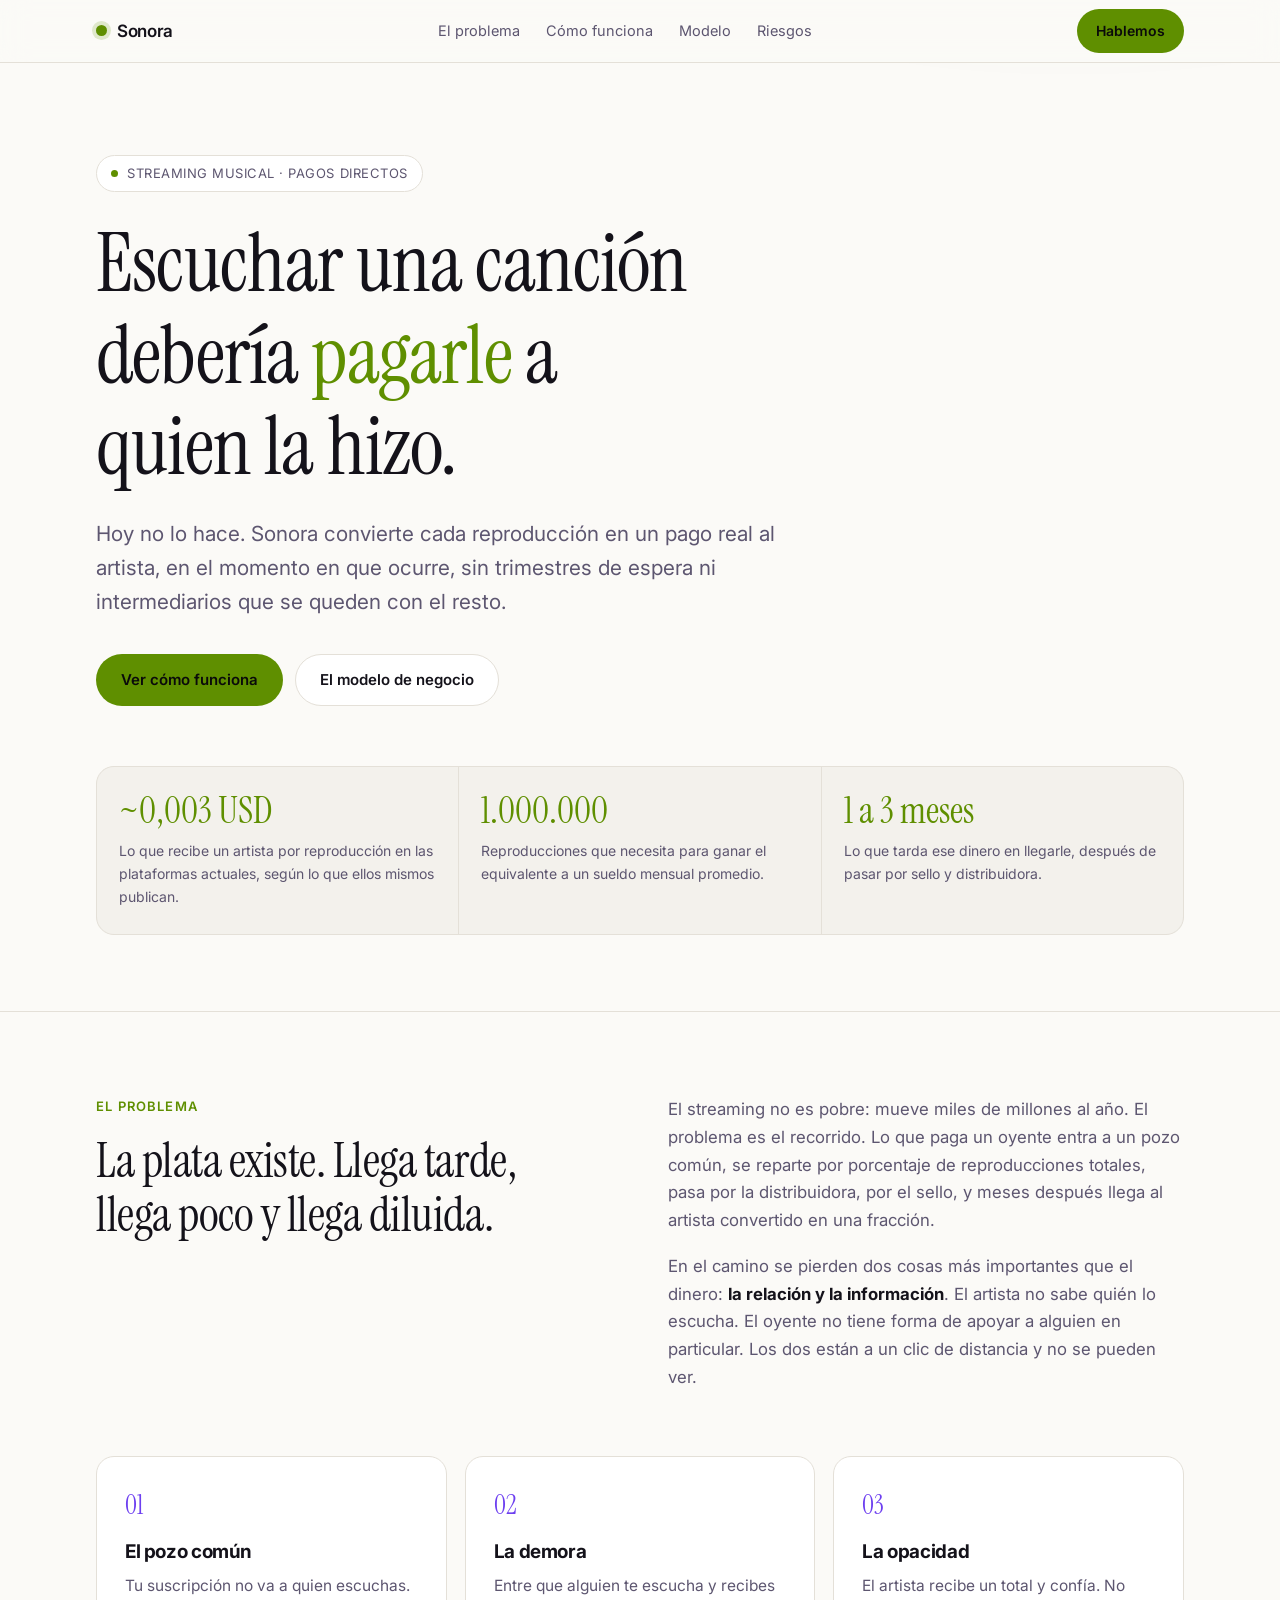
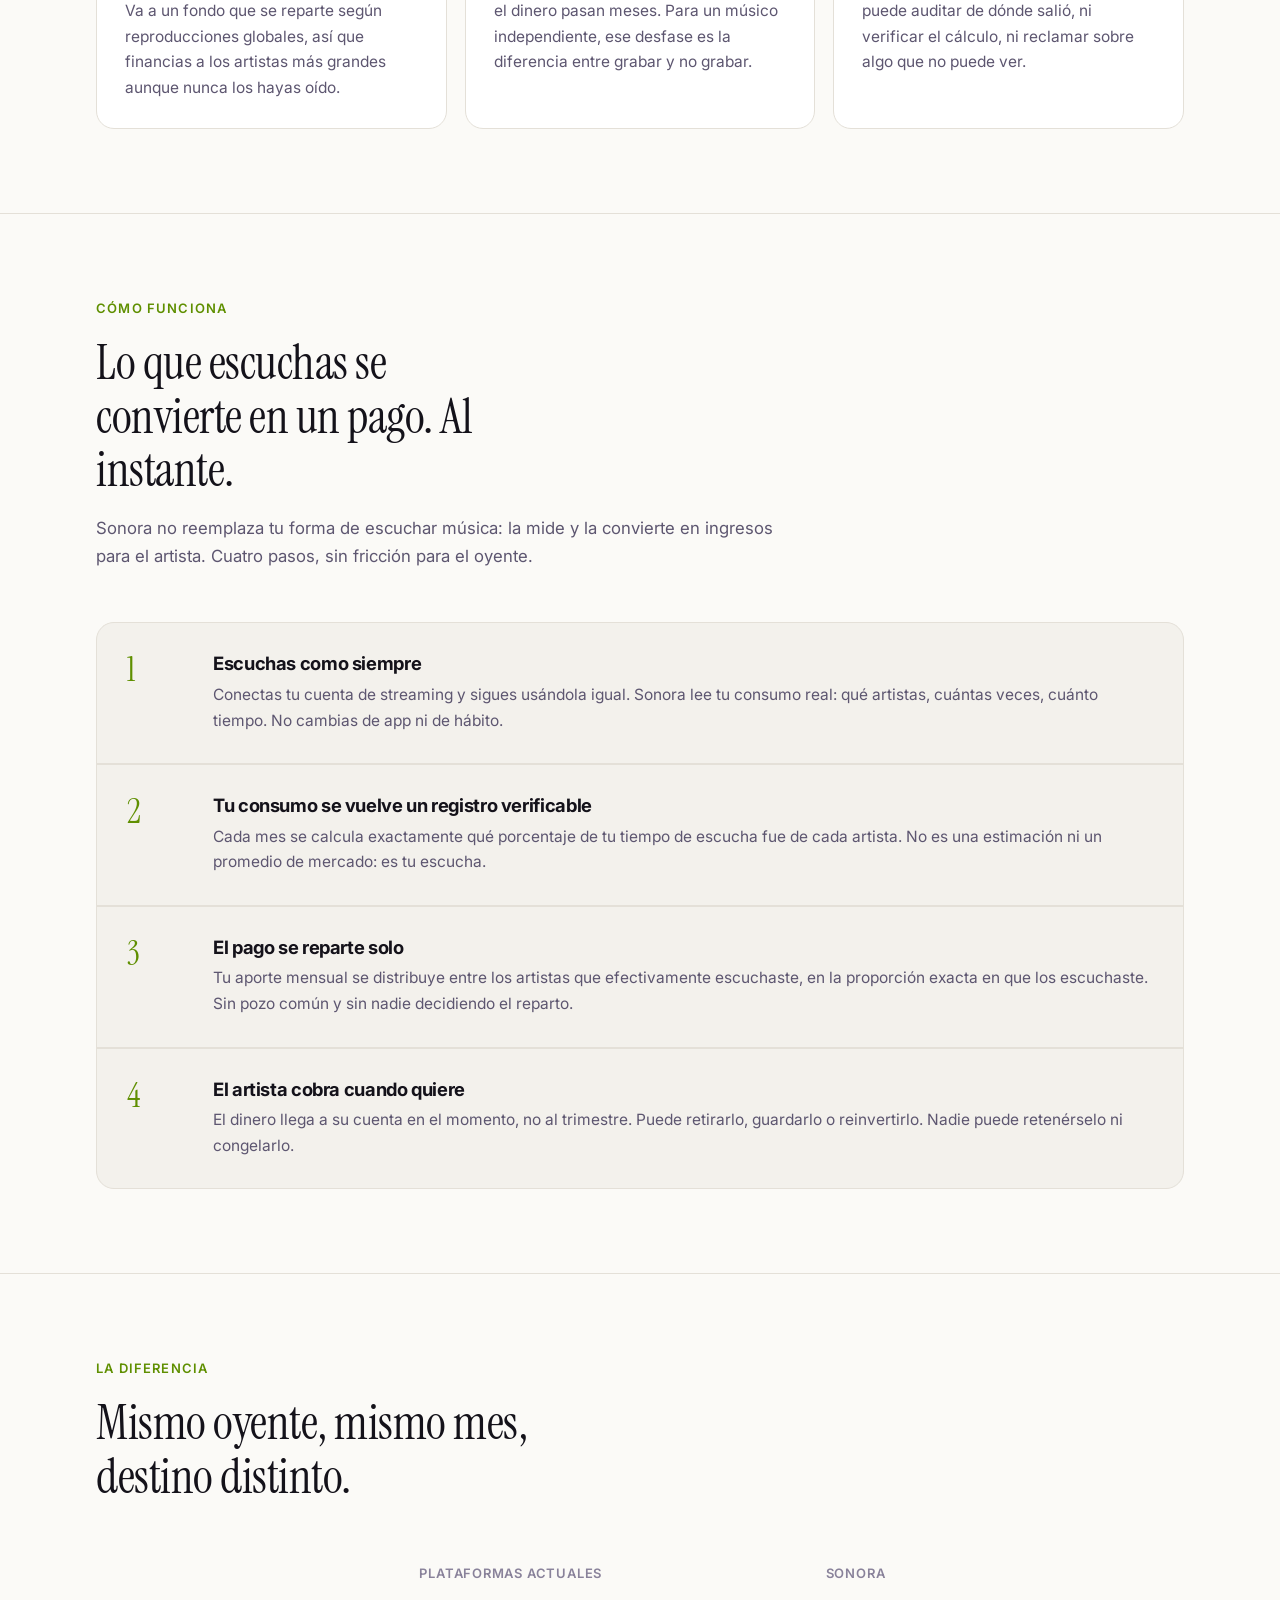
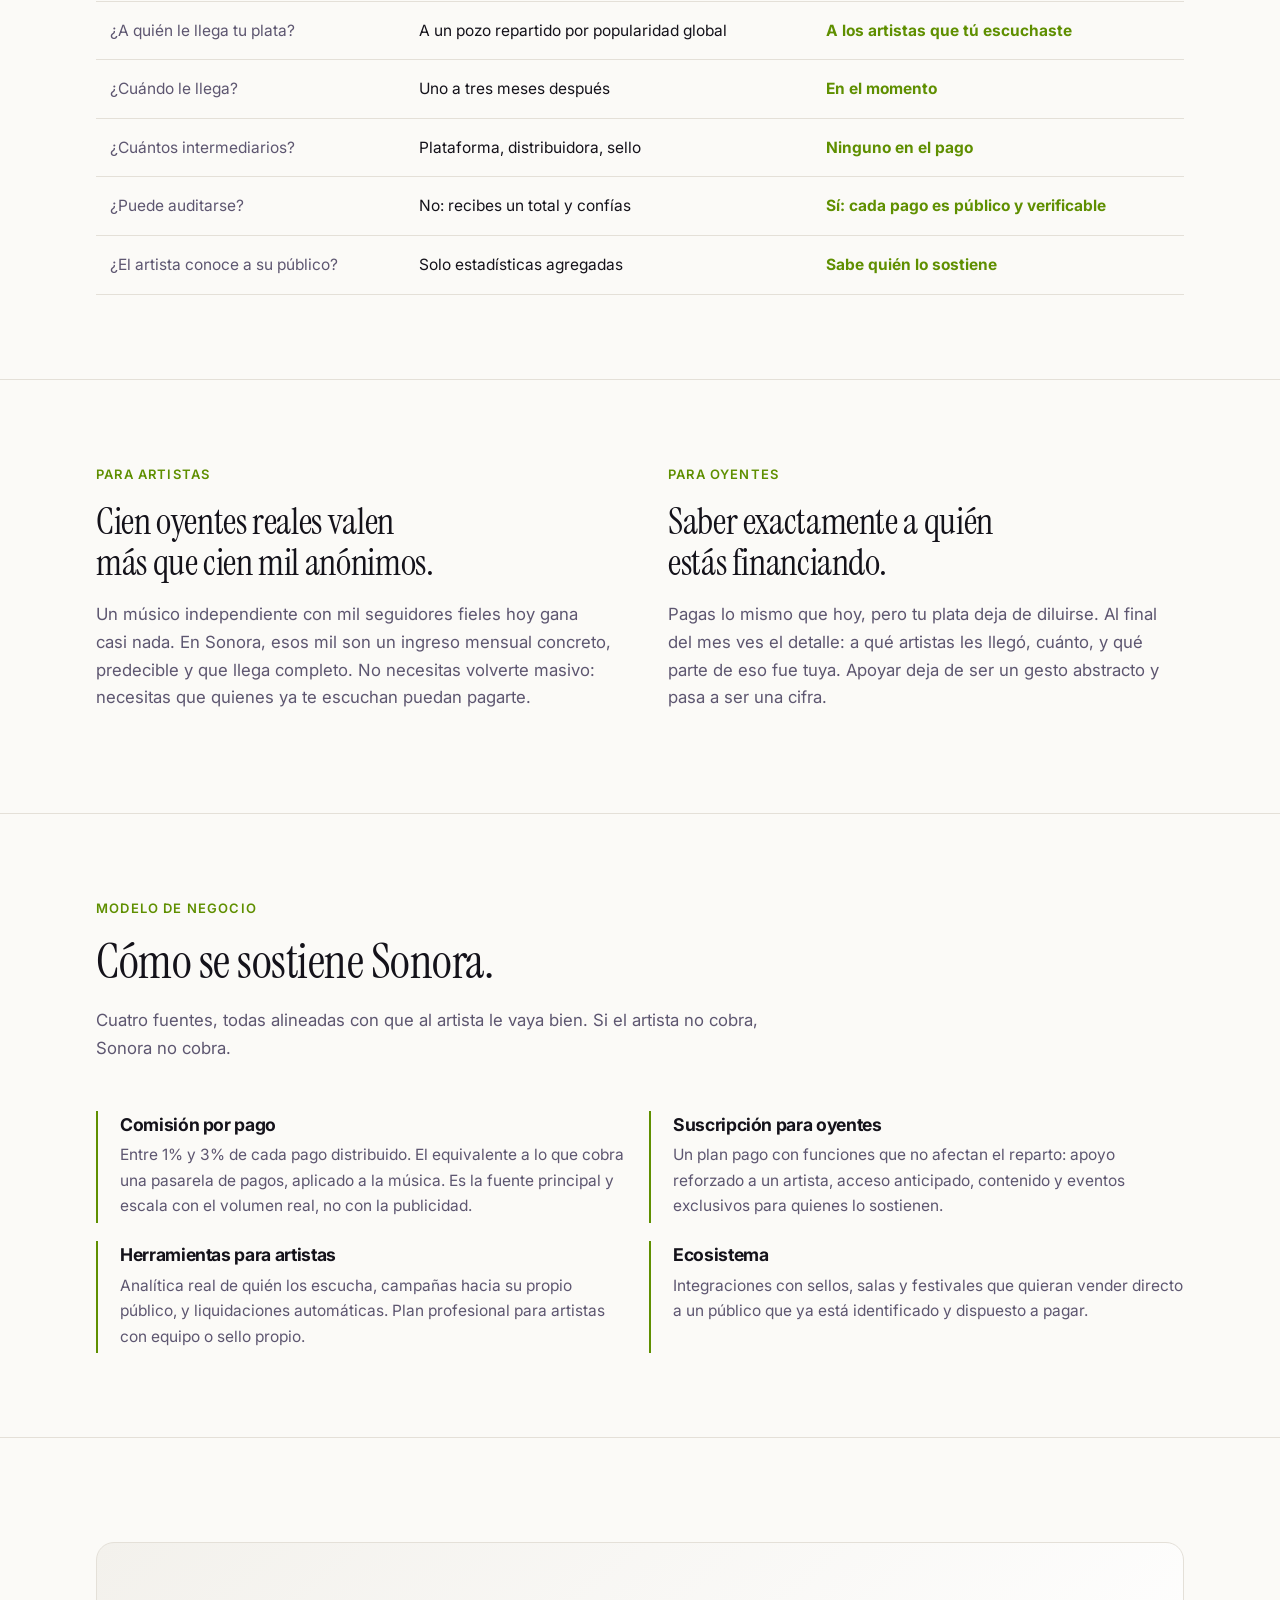
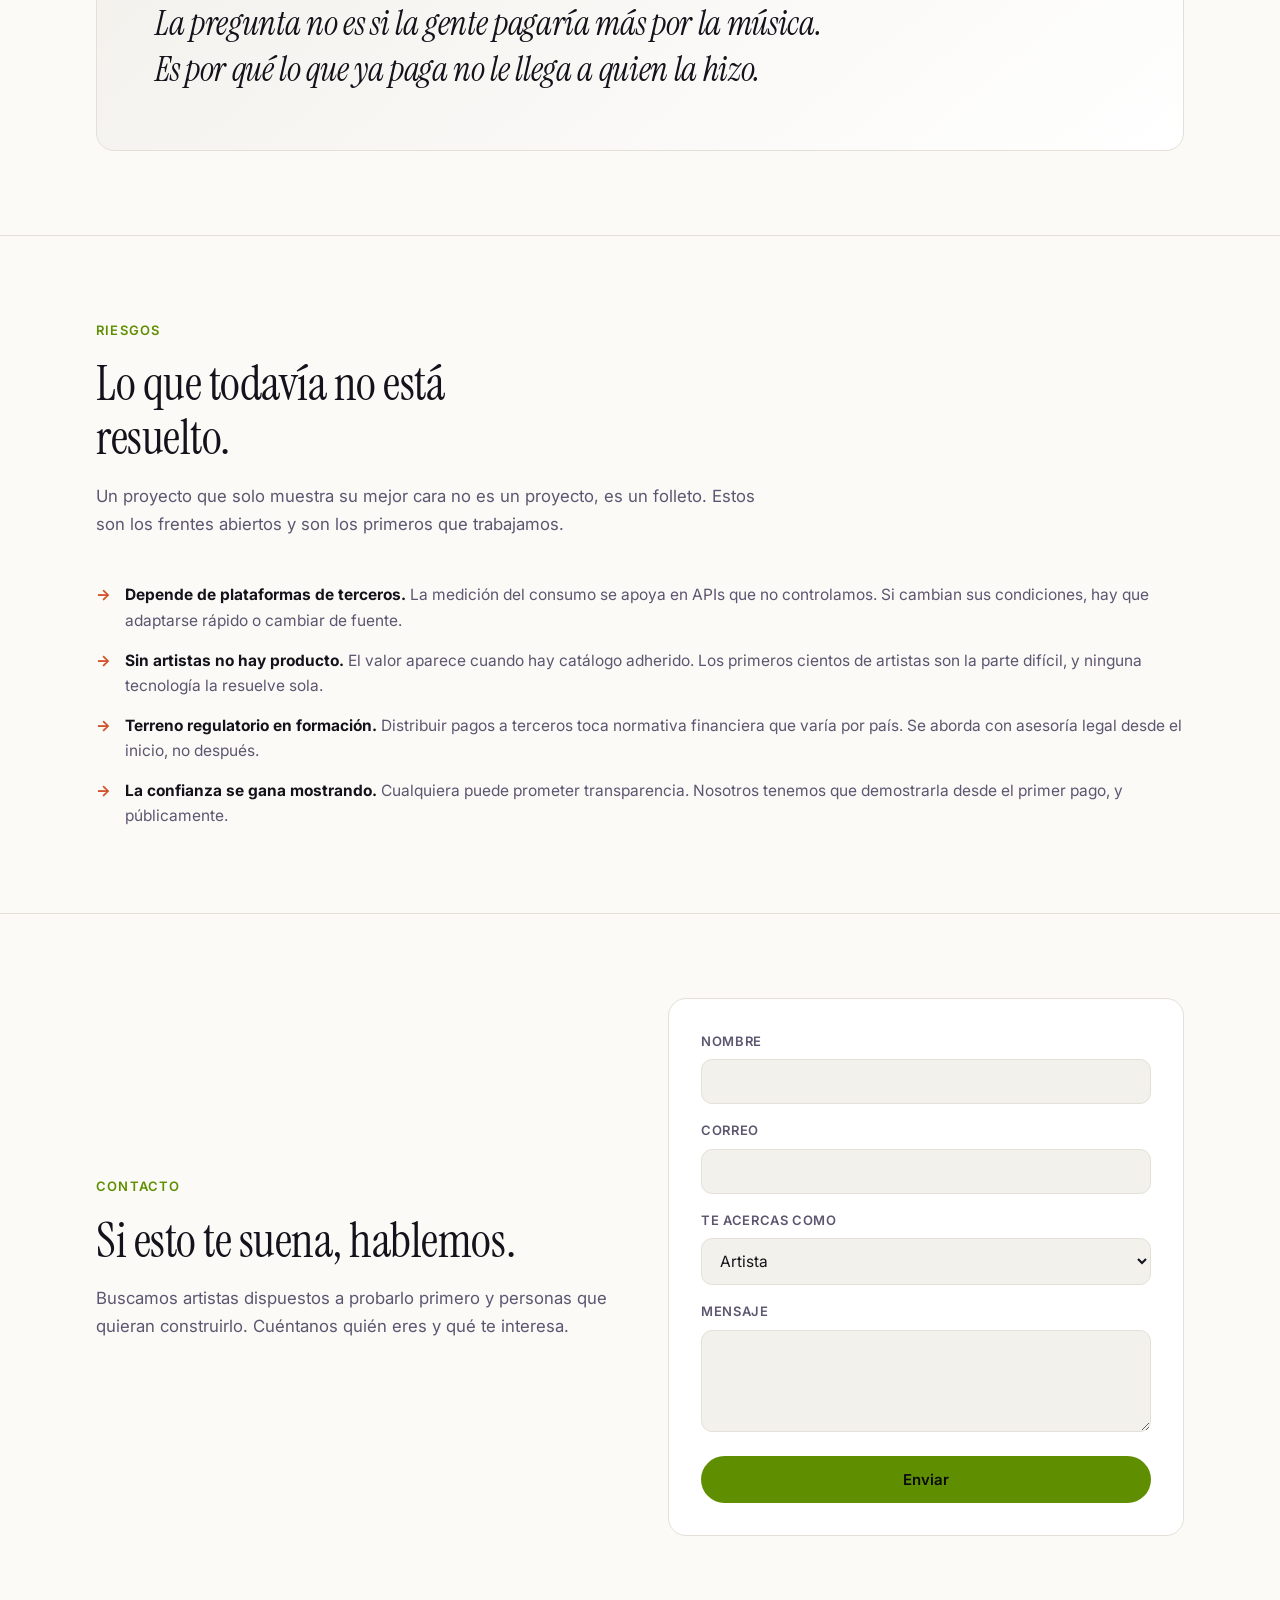
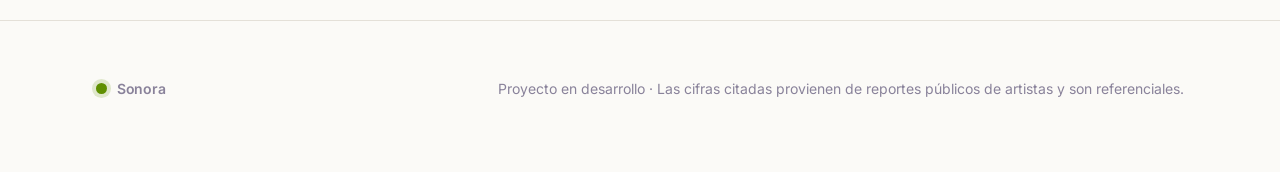
<file: index.html>
<!DOCTYPE html>
<html lang="es">
<head>
<meta charset="utf-8">
<meta name="viewport" content="width=device-width, initial-scale=1">
<title>Sonora</title>
<meta name="description" content="La plataforma donde escuchar música le paga al artista, reproducción por reproducción.">
<link rel="preconnect" href="https://fonts.googleapis.com">
<link rel="preconnect" href="https://fonts.gstatic.com" crossorigin>
<link href="https://fonts.googleapis.com/css2?family=Instrument+Serif:ital@0;1&family=Inter:wght@400;500;600;700&display=swap" rel="stylesheet">
<style>
:root{
  --bg:#08070b; --bg-2:#0f0d15; --surface:#141220; --line:#241f33;
  --text:#f4f1fa; --muted:#a49bb8; --dim:#6f6684;
  --accent:#c4f24a; --accent-2:#8b5cf6; --warm:#ff8a5b;
  --ok:#5fd68a; --warn:#ff8a5b;
  --radius:18px; --max:1120px;
}
@media (prefers-color-scheme: light){
  :root:not([data-theme="dark"]){
    --bg:#fbfaf7; --bg-2:#f3f1ec; --surface:#ffffff; --line:#e4e0d8;
    --text:#14121a; --muted:#5d5670; --dim:#89829a;
    --accent:#5f8f00; --accent-2:#6d3ff0; --warm:#d1502a;
    --ok:#18794e; --warn:#b4451a;
  }
}
:root[data-theme="dark"]{
  --bg:#08070b; --bg-2:#0f0d15; --surface:#141220; --line:#241f33;
  --text:#f4f1fa; --muted:#a49bb8; --dim:#6f6684;
  --accent:#c4f24a; --accent-2:#8b5cf6; --warm:#ff8a5b;
  --ok:#5fd68a; --warn:#ff8a5b;
}
*{box-sizing:border-box}
html{scroll-behavior:smooth}
body{
  margin:0; background:var(--bg); color:var(--text);
  font-family:Inter,system-ui,-apple-system,sans-serif;
  font-size:17px; line-height:1.65; -webkit-font-smoothing:antialiased;
}
.wrap{max-width:var(--max); margin:0 auto; padding:0 16px}
h1,h2,h3{line-height:1.12; letter-spacing:-.02em; margin:0}
.serif{font-family:"Instrument Serif",Georgia,serif; font-weight:400; letter-spacing:-.01em}
em.serif{font-style:italic}
a{color:inherit}

/* nav */
nav{position:sticky; top:0; z-index:50; backdrop-filter:blur(14px);
  background:color-mix(in srgb, var(--bg) 82%, transparent);
  border-bottom:1px solid var(--line)}
nav .wrap{display:flex; align-items:center; justify-content:space-between; height:62px; gap:16px}
.brand{display:flex; align-items:center; gap:10px; font-weight:600; letter-spacing:-.02em}
.dot{width:11px; height:11px; border-radius:50%; background:var(--accent);
  box-shadow:0 0 0 4px color-mix(in srgb,var(--accent) 18%, transparent)}
.navlinks{display:flex; gap:26px; font-size:14.5px; color:var(--muted)}
.navlinks a{text-decoration:none}
.navlinks a:hover{color:var(--text)}
@media(max-width:820px){.navlinks{display:none}}

/* hero */
header{position:relative; overflow:hidden; padding:92px 0 76px}
header::before{content:""; position:absolute; inset:-30% -10% auto -10%; height:620px;
  background:radial-gradient(60% 60% at 30% 0%, color-mix(in srgb,var(--accent-2) 26%, transparent), transparent 70%),
             radial-gradient(48% 48% at 78% 12%, color-mix(in srgb,var(--accent) 18%, transparent), transparent 70%);
  filter:blur(18px); pointer-events:none}
header .wrap{position:relative}
.eyebrow{display:inline-flex; align-items:center; gap:9px; font-size:13px; letter-spacing:.04em;
  text-transform:uppercase; color:var(--muted); border:1px solid var(--line);
  padding:7px 14px; border-radius:100px; background:var(--surface)}
h1{font-size:clamp(2.6rem,7vw,5.1rem); margin:26px 0 0; max-width:16ch}
h1 span{color:var(--accent)}
.lede{font-size:clamp(1.05rem,2.2vw,1.3rem); color:var(--muted); max-width:56ch; margin:24px 0 0}
.cta{display:flex; flex-wrap:wrap; gap:12px; margin-top:34px}
.btn{display:inline-block; padding:13px 24px; border-radius:100px; font-weight:600;
  font-size:15px; text-decoration:none; border:1px solid transparent; transition:.18s}
.btn-1{background:var(--accent); color:#0a0a0a}
.btn-1:hover{transform:translateY(-2px)}
.btn-2{border-color:var(--line); color:var(--text); background:var(--surface)}
.btn-2:hover{border-color:var(--muted)}

/* stat strip */
.strip{display:grid; grid-template-columns:repeat(3,1fr); gap:1px; background:var(--line);
  border:1px solid var(--line); border-radius:var(--radius); overflow:hidden; margin-top:60px}
.strip div{background:var(--bg-2); padding:26px 22px}
.strip b{display:block; font-family:"Instrument Serif",serif; font-size:2.3rem; line-height:1;
  color:var(--accent); font-weight:400}
.strip small{display:block; color:var(--muted); font-size:14px; margin-top:9px}
@media(max-width:720px){.strip{grid-template-columns:1fr}}

/* sections */
section{padding:84px 0; border-top:1px solid var(--line)}
.tag{font-size:13px; letter-spacing:.09em; text-transform:uppercase; color:var(--accent);
  font-weight:600; margin-bottom:16px}
h2{font-size:clamp(1.9rem,4.2vw,3rem); max-width:20ch}
.sub{color:var(--muted); max-width:62ch; margin-top:18px; font-size:1.05rem}

.split{display:grid; grid-template-columns:1fr 1fr; gap:56px; align-items:start}
@media(max-width:900px){.split{grid-template-columns:1fr; gap:36px}}

.cards{display:grid; grid-template-columns:repeat(3,1fr); gap:18px; margin-top:48px}
@media(max-width:900px){.cards{grid-template-columns:1fr}}
.card{background:var(--surface); border:1px solid var(--line); border-radius:var(--radius);
  padding:28px; transition:.18s}
.card:hover{border-color:color-mix(in srgb,var(--accent) 45%, var(--line)); transform:translateY(-3px)}
.card h3{font-size:1.18rem; margin-bottom:10px}
.card p{color:var(--muted); font-size:15.5px; margin:0}
.num{font-family:"Instrument Serif",serif; font-size:1.6rem; color:var(--accent-2);
  display:block; margin-bottom:14px}

/* flow */
.flow{counter-reset:s; margin-top:52px; display:grid; gap:2px;
  border:1px solid var(--line); border-radius:var(--radius); overflow:hidden; background:var(--line)}
.step{background:var(--bg-2); padding:30px; display:grid;
  grid-template-columns:64px 1fr; gap:22px; align-items:start}
.step i{font-style:normal; font-family:"Instrument Serif",serif; font-size:2.1rem;
  color:var(--accent); line-height:1}
.step h3{font-size:1.15rem; margin-bottom:8px}
.step p{margin:0; color:var(--muted); font-size:15.5px}
@media(max-width:620px){.step{grid-template-columns:1fr; gap:10px; padding:24px}}

/* compare */
table{width:100%; border-collapse:collapse; margin-top:44px; font-size:15.5px}
th,td{text-align:left; padding:16px 14px; border-bottom:1px solid var(--line)}
th{color:var(--dim); font-weight:600; font-size:13px; letter-spacing:.06em; text-transform:uppercase}
td:first-child{color:var(--muted)}
td b{color:var(--accent)}
@media(max-width:620px){th,td{padding:12px 8px; font-size:14px}}

/* revenue */
.rev{display:grid; grid-template-columns:repeat(2,1fr); gap:18px; margin-top:48px}
@media(max-width:820px){.rev{grid-template-columns:1fr}}
.rev div{border-left:2px solid var(--accent); padding:4px 0 4px 22px}
.rev h3{font-size:1.1rem; margin-bottom:8px}
.rev p{margin:0; color:var(--muted); font-size:15.5px}

/* quote */
.quote{border:1px solid var(--line); background:linear-gradient(140deg,var(--bg-2),var(--surface));
  border-radius:var(--radius); padding:clamp(30px,5vw,58px); margin-top:20px}
.quote p{font-family:"Instrument Serif",serif; font-size:clamp(1.4rem,3.3vw,2.1rem);
  line-height:1.35; margin:0; letter-spacing:-.01em}

/* risks */
.risks{margin-top:44px; display:grid; gap:14px}
.risk{display:grid; grid-template-columns:auto 1fr; gap:14px; align-items:baseline;
  color:var(--muted); font-size:15.5px}
.risk span{color:var(--warm); font-weight:700}

/* form */
form{background:var(--surface); border:1px solid var(--line); border-radius:var(--radius);
  padding:clamp(22px,3.5vw,32px)}
.field{margin-bottom:16px}
.field label{display:block; font-size:13px; letter-spacing:.05em; text-transform:uppercase;
  color:var(--muted); font-weight:600; margin-bottom:7px}
.field input,.field select,.field textarea{
  width:100%; padding:12px 14px; border-radius:11px; border:1px solid var(--line);
  background:var(--bg-2); color:var(--text); font-family:inherit; font-size:15.5px;
  transition:border-color .16s}
.field textarea{resize:vertical; min-height:96px}
.field input:focus,.field select:focus,.field textarea:focus{
  outline:none; border-color:var(--accent)}
.aviso{margin:18px 0 0; padding:14px 16px; border-radius:11px; font-size:14.5px;
  display:flex; gap:11px; align-items:flex-start;
  color:var(--text); background:color-mix(in srgb,var(--accent) 12%, transparent);
  border:1px solid color-mix(in srgb,var(--accent) 38%, transparent)}
.aviso b{display:block; margin-bottom:3px}
.aviso .ico{flex:none; width:20px; height:20px; margin-top:1px}
.aviso.ok{background:color-mix(in srgb,var(--ok) 13%, transparent);
  border-color:color-mix(in srgb,var(--ok) 42%, transparent)}
.aviso.ok .ico{color:var(--ok)}
.aviso.err{background:color-mix(in srgb,var(--warn) 13%, transparent);
  border-color:color-mix(in srgb,var(--warn) 42%, transparent)}
.aviso.err .ico{color:var(--warn)}
form[data-enviando] button[type=submit]{opacity:.6; pointer-events:none}
.field input[aria-invalid=true],.field textarea[aria-invalid=true]{border-color:var(--warn)}

footer{border-top:1px solid var(--line); padding:56px 0 72px; color:var(--dim); font-size:14px}
footer .wrap{display:flex; justify-content:space-between; gap:20px; flex-wrap:wrap}
</style>
</head>
<body>

<nav><div class="wrap">
  <div class="brand"><span class="dot"></span> Sonora</div>
  <div class="navlinks">
    <a href="#problema">El problema</a>
    <a href="#como">Cómo funciona</a>
    <a href="#negocio">Modelo</a>
    <a href="#riesgos">Riesgos</a>
  </div>
  <a class="btn btn-1" href="#contacto" style="padding:9px 18px;font-size:14px">Hablemos</a>
</div></nav>

<header><div class="wrap">
  <span class="eyebrow"><span class="dot" style="width:7px;height:7px;box-shadow:none"></span> Streaming musical · Pagos directos</span>
  <h1 class="serif">Escuchar una canción debería <span>pagarle</span> a quien la hizo.</h1>
  <p class="lede">Hoy no lo hace. Sonora convierte cada reproducción en un pago real al artista, en el momento en que ocurre, sin trimestres de espera ni intermediarios que se queden con el resto.</p>
  <div class="cta">
    <a class="btn btn-1" href="#como">Ver cómo funciona</a>
    <a class="btn btn-2" href="#negocio">El modelo de negocio</a>
  </div>

  <div class="strip">
    <div><b>~0,003 USD</b><small>Lo que recibe un artista por reproducción en las plataformas actuales, según lo que ellos mismos publican.</small></div>
    <div><b>1.000.000</b><small>Reproducciones que necesita para ganar el equivalente a un sueldo mensual promedio.</small></div>
    <div><b>1 a 3 meses</b><small>Lo que tarda ese dinero en llegarle, después de pasar por sello y distribuidora.</small></div>
  </div>
</div></header>

<section id="problema"><div class="wrap">
  <div class="split">
    <div>
      <div class="tag">El problema</div>
      <h2 class="serif">La plata existe. Llega tarde, llega poco y llega diluida.</h2>
    </div>
    <div>
      <p class="sub" style="margin-top:0">El streaming no es pobre: mueve miles de millones al año. El problema es el recorrido. Lo que paga un oyente entra a un pozo común, se reparte por porcentaje de reproducciones totales, pasa por la distribuidora, por el sello, y meses después llega al artista convertido en una fracción.</p>
      <p class="sub">En el camino se pierden dos cosas más importantes que el dinero: <strong style="color:var(--text)">la relación y la información</strong>. El artista no sabe quién lo escucha. El oyente no tiene forma de apoyar a alguien en particular. Los dos están a un clic de distancia y no se pueden ver.</p>
    </div>
  </div>

  <div class="cards">
    <div class="card"><span class="num">01</span><h3>El pozo común</h3><p>Tu suscripción no va a quien escuchas. Va a un fondo que se reparte según reproducciones globales, así que financias a los artistas más grandes aunque nunca los hayas oído.</p></div>
    <div class="card"><span class="num">02</span><h3>La demora</h3><p>Entre que alguien te escucha y recibes el dinero pasan meses. Para un músico independiente, ese desfase es la diferencia entre grabar y no grabar.</p></div>
    <div class="card"><span class="num">03</span><h3>La opacidad</h3><p>El artista recibe un total y confía. No puede auditar de dónde salió, ni verificar el cálculo, ni reclamar sobre algo que no puede ver.</p></div>
  </div>
</div></section>

<section id="como"><div class="wrap">
  <div class="tag">Cómo funciona</div>
  <h2 class="serif">Lo que escuchas se convierte en un pago. Al instante.</h2>
  <p class="sub">Sonora no reemplaza tu forma de escuchar música: la mide y la convierte en ingresos para el artista. Cuatro pasos, sin fricción para el oyente.</p>

  <div class="flow">
    <div class="step"><i>1</i><div><h3>Escuchas como siempre</h3><p>Conectas tu cuenta de streaming y sigues usándola igual. Sonora lee tu consumo real: qué artistas, cuántas veces, cuánto tiempo. No cambias de app ni de hábito.</p></div></div>
    <div class="step"><i>2</i><div><h3>Tu consumo se vuelve un registro verificable</h3><p>Cada mes se calcula exactamente qué porcentaje de tu tiempo de escucha fue de cada artista. No es una estimación ni un promedio de mercado: es tu escucha.</p></div></div>
    <div class="step"><i>3</i><div><h3>El pago se reparte solo</h3><p>Tu aporte mensual se distribuye entre los artistas que efectivamente escuchaste, en la proporción exacta en que los escuchaste. Sin pozo común y sin nadie decidiendo el reparto.</p></div></div>
    <div class="step"><i>4</i><div><h3>El artista cobra cuando quiere</h3><p>El dinero llega a su cuenta en el momento, no al trimestre. Puede retirarlo, guardarlo o reinvertirlo. Nadie puede retenérselo ni congelarlo.</p></div></div>
  </div>
</div></section>

<section><div class="wrap">
  <div class="tag">La diferencia</div>
  <h2 class="serif">Mismo oyente, mismo mes, destino distinto.</h2>
  <table>
    <tr><th>&nbsp;</th><th>Plataformas actuales</th><th>Sonora</th></tr>
    <tr><td>¿A quién le llega tu plata?</td><td>A un pozo repartido por popularidad global</td><td><b>A los artistas que tú escuchaste</b></td></tr>
    <tr><td>¿Cuándo le llega?</td><td>Uno a tres meses después</td><td><b>En el momento</b></td></tr>
    <tr><td>¿Cuántos intermediarios?</td><td>Plataforma, distribuidora, sello</td><td><b>Ninguno en el pago</b></td></tr>
    <tr><td>¿Puede auditarse?</td><td>No: recibes un total y confías</td><td><b>Sí: cada pago es público y verificable</b></td></tr>
    <tr><td>¿El artista conoce a su público?</td><td>Solo estadísticas agregadas</td><td><b>Sabe quién lo sostiene</b></td></tr>
  </table>
</div></section>

<section><div class="wrap">
  <div class="split">
    <div>
      <div class="tag">Para artistas</div>
      <h2 class="serif" style="font-size:clamp(1.6rem,3.4vw,2.3rem)">Cien oyentes reales valen más que cien mil anónimos.</h2>
      <p class="sub">Un músico independiente con mil seguidores fieles hoy gana casi nada. En Sonora, esos mil son un ingreso mensual concreto, predecible y que llega completo. No necesitas volverte masivo: necesitas que quienes ya te escuchan puedan pagarte.</p>
    </div>
    <div>
      <div class="tag">Para oyentes</div>
      <h2 class="serif" style="font-size:clamp(1.6rem,3.4vw,2.3rem)">Saber exactamente a quién estás financiando.</h2>
      <p class="sub">Pagas lo mismo que hoy, pero tu plata deja de diluirse. Al final del mes ves el detalle: a qué artistas les llegó, cuánto, y qué parte de eso fue tuya. Apoyar deja de ser un gesto abstracto y pasa a ser una cifra.</p>
    </div>
  </div>
</div></section>

<section id="negocio"><div class="wrap">
  <div class="tag">Modelo de negocio</div>
  <h2 class="serif">Cómo se sostiene Sonora.</h2>
  <p class="sub">Cuatro fuentes, todas alineadas con que al artista le vaya bien. Si el artista no cobra, Sonora no cobra.</p>

  <div class="rev">
    <div><h3>Comisión por pago</h3><p>Entre 1% y 3% de cada pago distribuido. El equivalente a lo que cobra una pasarela de pagos, aplicado a la música. Es la fuente principal y escala con el volumen real, no con la publicidad.</p></div>
    <div><h3>Suscripción para oyentes</h3><p>Un plan pago con funciones que no afectan el reparto: apoyo reforzado a un artista, acceso anticipado, contenido y eventos exclusivos para quienes lo sostienen.</p></div>
    <div><h3>Herramientas para artistas</h3><p>Analítica real de quién los escucha, campañas hacia su propio público, y liquidaciones automáticas. Plan profesional para artistas con equipo o sello propio.</p></div>
    <div><h3>Ecosistema</h3><p>Integraciones con sellos, salas y festivales que quieran vender directo a un público que ya está identificado y dispuesto a pagar.</p></div>
  </div>
</div></section>

<section><div class="wrap">
  <div class="quote">
    <p class="serif"><em>La pregunta no es si la gente pagaría más por la música.<br>Es por qué lo que ya paga no le llega a quien la hizo.</em></p>
  </div>
</div></section>

<section id="riesgos"><div class="wrap">
  <div class="tag">Riesgos</div>
  <h2 class="serif">Lo que todavía no está resuelto.</h2>
  <p class="sub">Un proyecto que solo muestra su mejor cara no es un proyecto, es un folleto. Estos son los frentes abiertos y son los primeros que trabajamos.</p>
  <div class="risks">
    <div class="risk"><span>→</span><div><strong style="color:var(--text)">Depende de plataformas de terceros.</strong> La medición del consumo se apoya en APIs que no controlamos. Si cambian sus condiciones, hay que adaptarse rápido o cambiar de fuente.</div></div>
    <div class="risk"><span>→</span><div><strong style="color:var(--text)">Sin artistas no hay producto.</strong> El valor aparece cuando hay catálogo adherido. Los primeros cientos de artistas son la parte difícil, y ninguna tecnología la resuelve sola.</div></div>
    <div class="risk"><span>→</span><div><strong style="color:var(--text)">Terreno regulatorio en formación.</strong> Distribuir pagos a terceros toca normativa financiera que varía por país. Se aborda con asesoría legal desde el inicio, no después.</div></div>
    <div class="risk"><span>→</span><div><strong style="color:var(--text)">La confianza se gana mostrando.</strong> Cualquiera puede prometer transparencia. Nosotros tenemos que demostrarla desde el primer pago, y públicamente.</div></div>
  </div>
</div></section>

<section id="contacto"><div class="wrap">
  <div class="split" style="align-items:center">
    <div>
      <div class="tag">Contacto</div>
      <h2 class="serif">Si esto te suena, hablemos.</h2>
      <p class="sub">Buscamos artistas dispuestos a probarlo primero y personas que quieran construirlo. Cuéntanos quién eres y qué te interesa.</p>
    </div>

    <form id="form" novalidate>
      <div class="field">
        <label for="nombre">Nombre</label>
        <input id="nombre" name="nombre" type="text" autocomplete="name" required>
      </div>
      <div class="field">
        <label for="correo">Correo</label>
        <input id="correo" name="correo" type="email" autocomplete="email" required>
      </div>
      <div class="field">
        <label for="rol">Te acercas como</label>
        <select id="rol" name="rol">
          <option>Artista</option>
          <option>Oyente</option>
          <option>Sello o manager</option>
          <option>Quiero construirlo</option>
          <option>Otra cosa</option>
        </select>
      </div>
      <div class="field">
        <label for="mensaje">Mensaje</label>
        <textarea id="mensaje" name="mensaje" rows="4"></textarea>
      </div>
      <button class="btn btn-1" type="submit" style="width:100%;cursor:pointer;font-family:inherit">Enviar</button>
      <p id="aviso" role="status" hidden></p>
    </form>
  </div>
</div></section>

<script>
(function () {
  var ENDPOINT = "";

  var form = document.getElementById("form");
  var aviso = document.getElementById("aviso");
  var boton = form.querySelector("button[type=submit]");
  var textoBoton = boton.textContent;

  var ICONO = {
    ok: '<svg class="ico" viewBox="0 0 24 24" fill="none" stroke="currentColor" stroke-width="2.2" stroke-linecap="round" stroke-linejoin="round" aria-hidden="true"><circle cx="12" cy="12" r="9"/><path d="m8.5 12.4 2.4 2.4 4.6-5"/></svg>',
    err: '<svg class="ico" viewBox="0 0 24 24" fill="none" stroke="currentColor" stroke-width="2.2" stroke-linecap="round" stroke-linejoin="round" aria-hidden="true"><circle cx="12" cy="12" r="9"/><path d="M12 7.6v5"/><path d="M12 16.2h.01"/></svg>'
  };

  function mostrar(tipo, titulo, detalle) {
    aviso.hidden = false;
    aviso.className = "aviso" + (tipo ? " " + tipo : "");
    aviso.innerHTML =
      (ICONO[tipo] || "") +
      "<span><b>" + titulo + "</b>" + (detalle || "") + "</span>";
    aviso.scrollIntoView({ behavior: "smooth", block: "nearest" });
  }

  function validar() {
    var campos = [form.nombre, form.correo];
    var primero = null;
    campos.forEach(function (campo) {
      var vacio = !campo.value.trim();
      var malCorreo = campo === form.correo && !vacio && !/^[^\s@]+@[^\s@]+\.[^\s@]+$/.test(campo.value.trim());
      var invalido = vacio || malCorreo;
      campo.setAttribute("aria-invalid", invalido ? "true" : "false");
      if (invalido && !primero) primero = campo;
    });
    if (primero) {
      mostrar("err", "Falta algo por completar.",
        "Necesitamos tu nombre y un correo válido para poder responderte.");
      primero.focus();
      return false;
    }
    return true;
  }

  function enviar(datos) {
    if (!ENDPOINT) return Promise.reject(new Error("sin-canal"));
    return fetch(ENDPOINT, {
      method: "POST",
      headers: { "Content-Type": "application/json" },
      body: JSON.stringify(datos)
    }).then(function (r) {
      if (!r.ok) throw new Error("http-" + r.status);
      return r;
    });
  }

  form.addEventListener("submit", function (e) {
    e.preventDefault();
    if (!validar()) return;

    var datos = {
      nombre: form.nombre.value.trim(),
      correo: form.correo.value.trim(),
      rol: form.rol.value,
      mensaje: form.mensaje.value.trim()
    };

    form.setAttribute("data-enviando", "");
    boton.textContent = "Enviando\u2026";
    aviso.hidden = true;

    enviar(datos).then(function () {
      form.reset();
      form.nombre.setAttribute("aria-invalid", "false");
      form.correo.setAttribute("aria-invalid", "false");
      mostrar("ok", "Enviado exitosamente.", "");
    }).catch(function (error) {
      if (error && error.message === "sin-canal") {
        mostrar("", "El canal de contacto todavía no está activo.",
          "Tu mensaje no se envió y no guardamos nada de lo que escribiste. " +
          "Estamos terminando de montarlo: vuelve en unos días y este formulario ya va a llegar a alguien.");
      } else {
        mostrar("err", "No pudimos enviar tu mensaje.",
          "Algo falló en el camino. Intenta de nuevo en un momento.");
      }
    }).then(function () {
      form.removeAttribute("data-enviando");
      boton.textContent = textoBoton;
    });
  });
})();
</script>

<footer><div class="wrap">
  <div><span class="brand"><span class="dot"></span> Sonora</span></div>
  <div>Proyecto en desarrollo · Las cifras citadas provienen de reportes públicos de artistas y son referenciales.</div>
</div></footer>

</body>
</html>
</file>
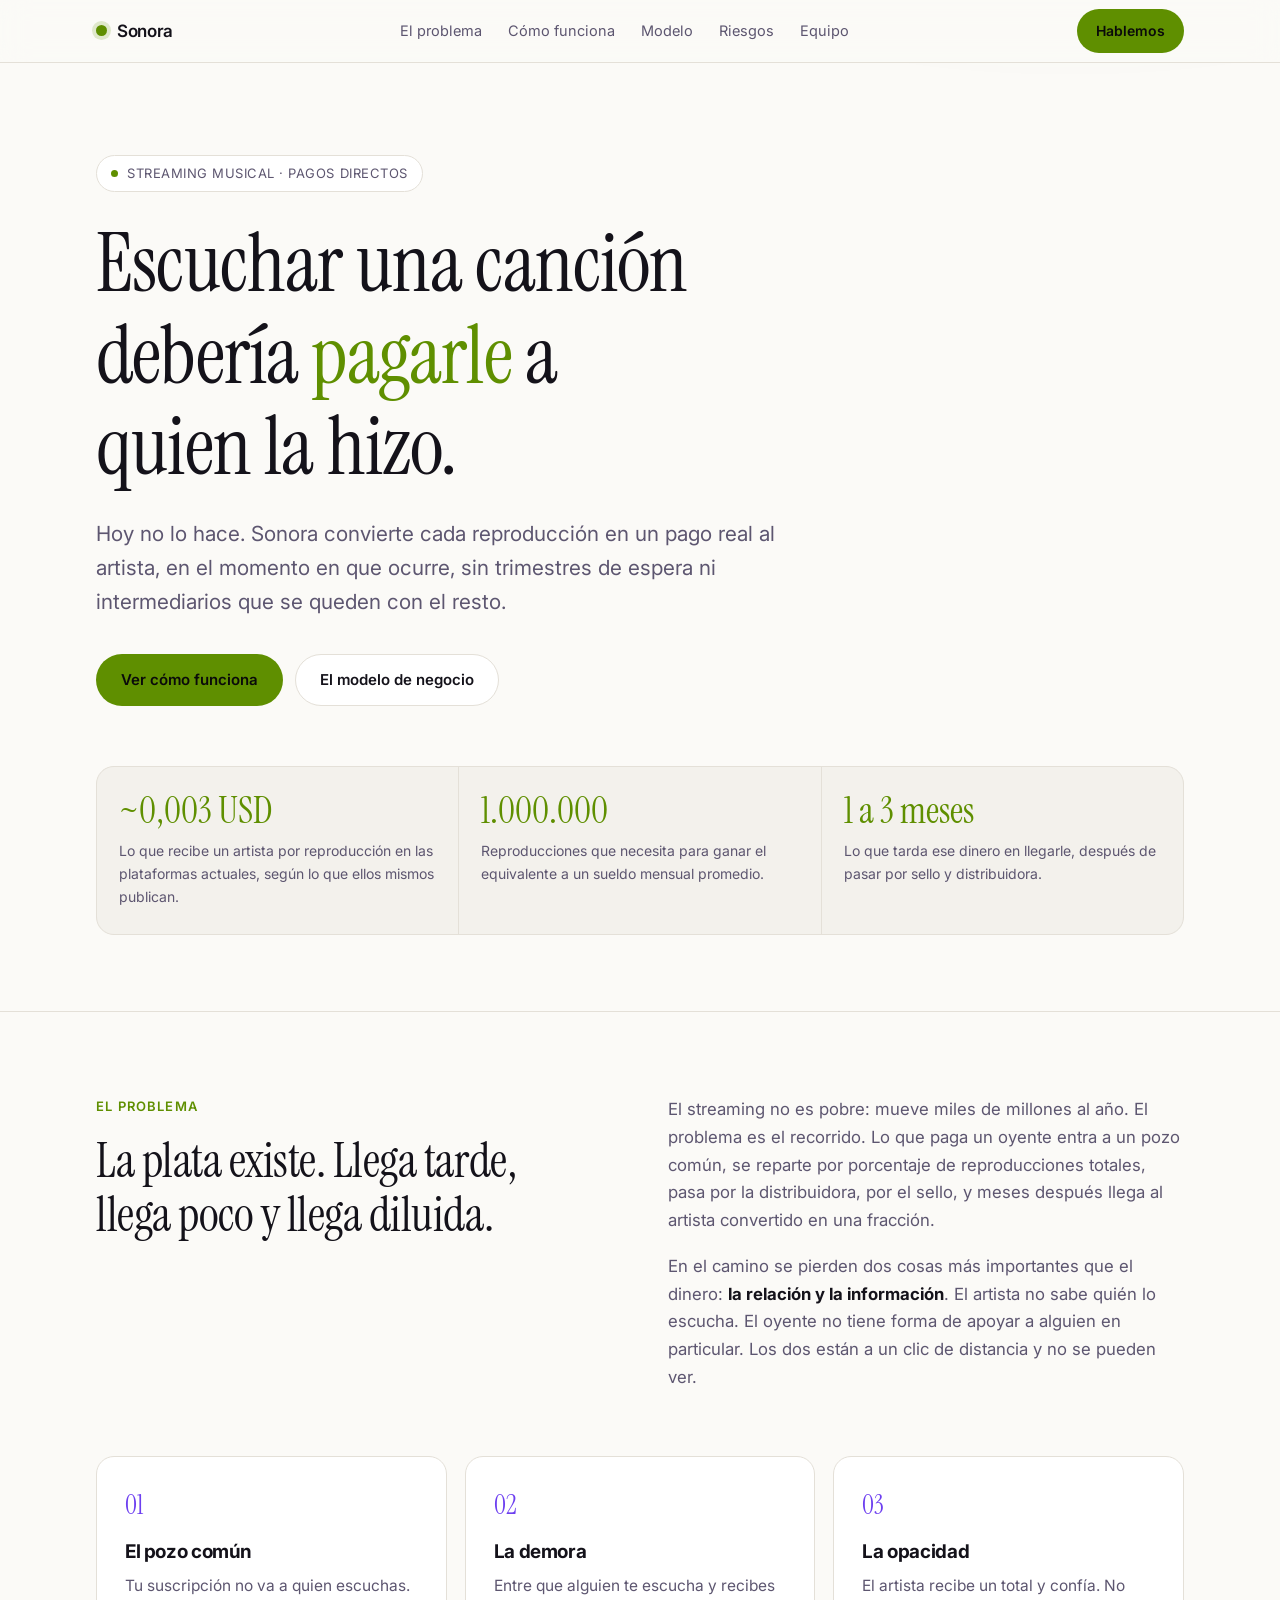
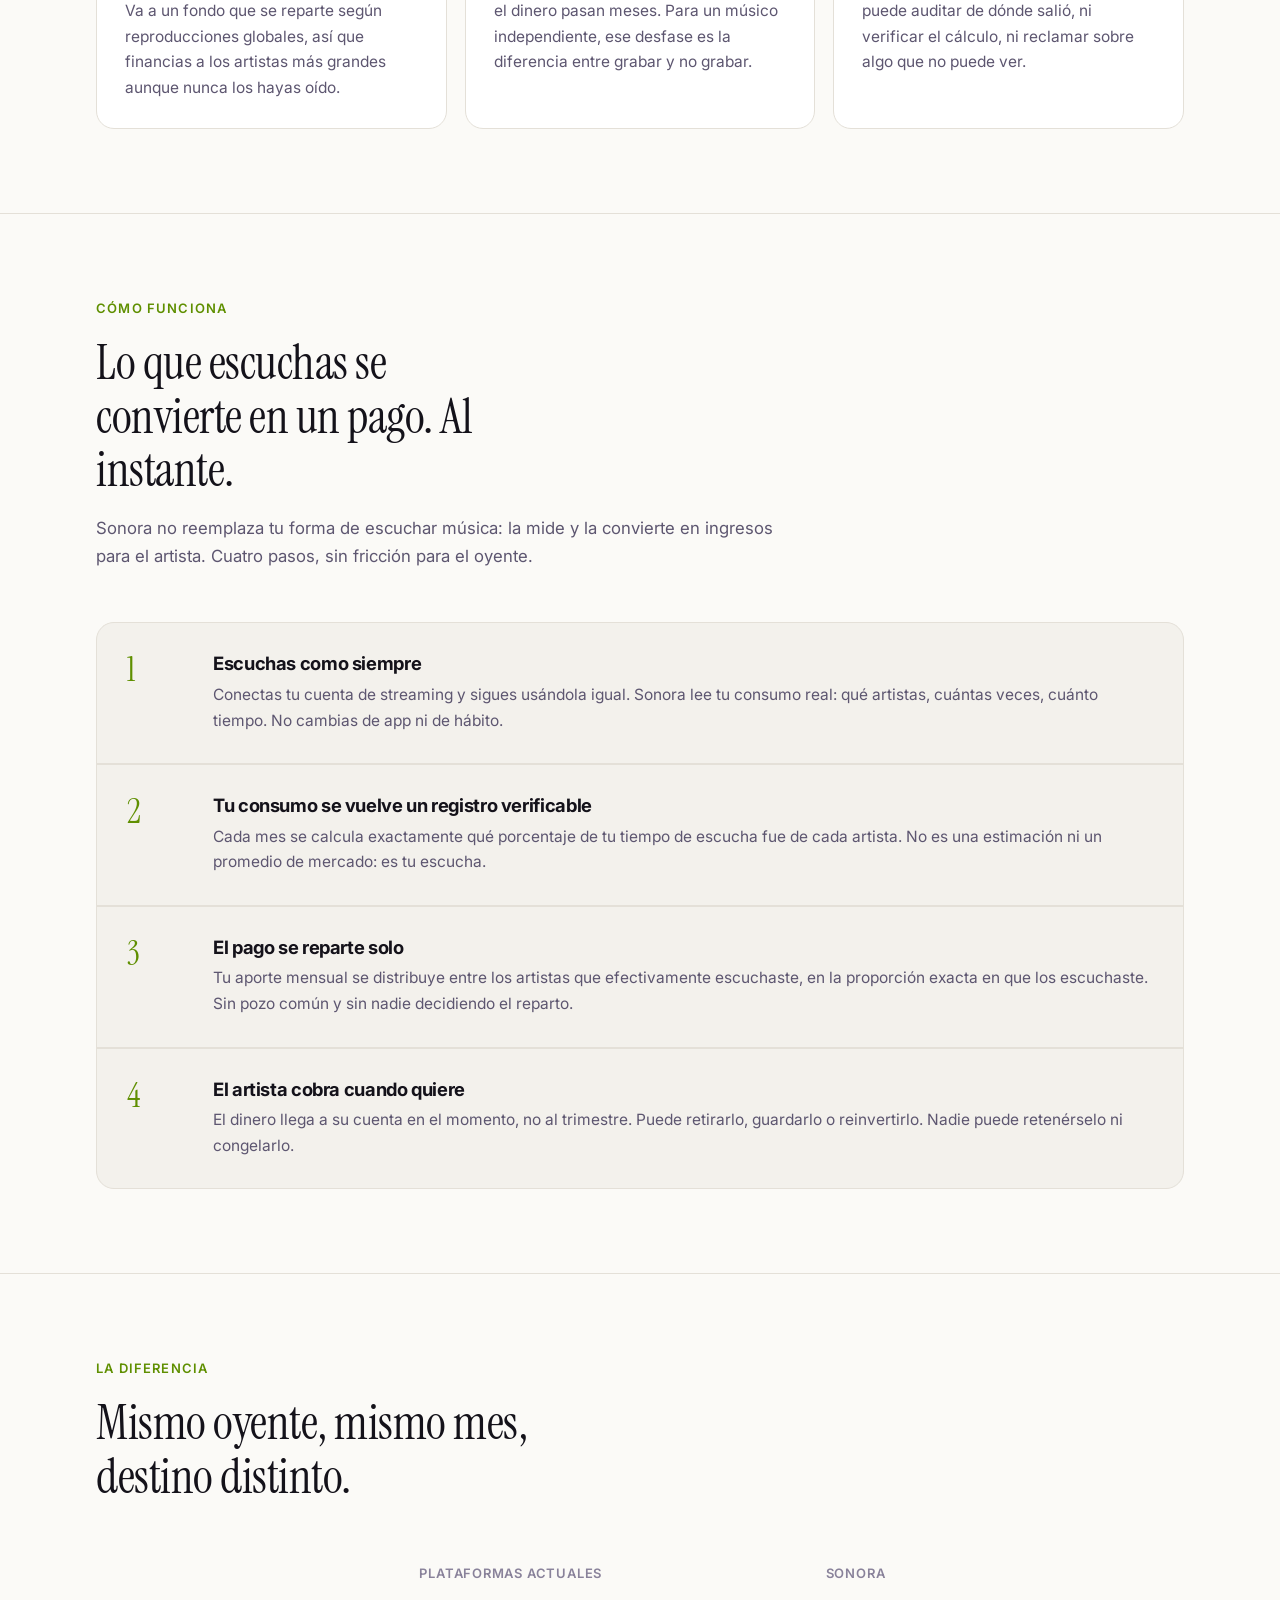
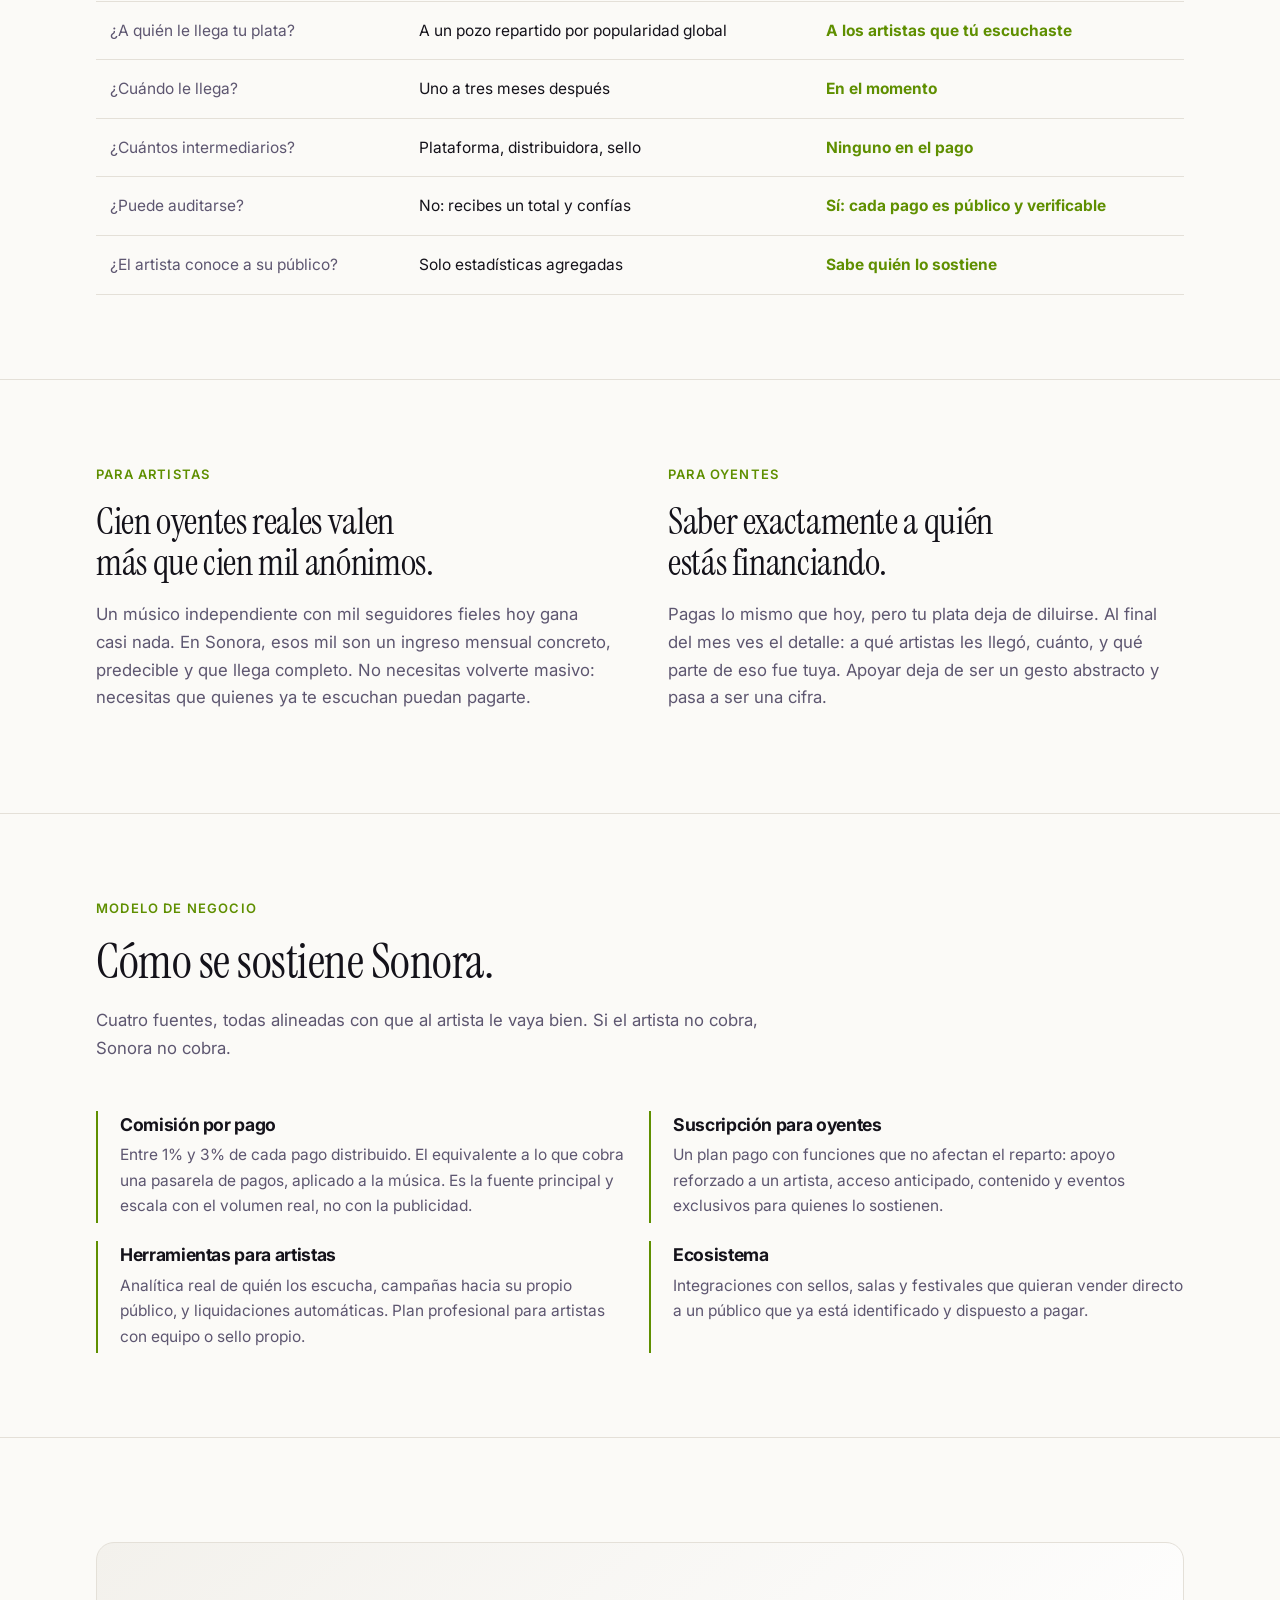
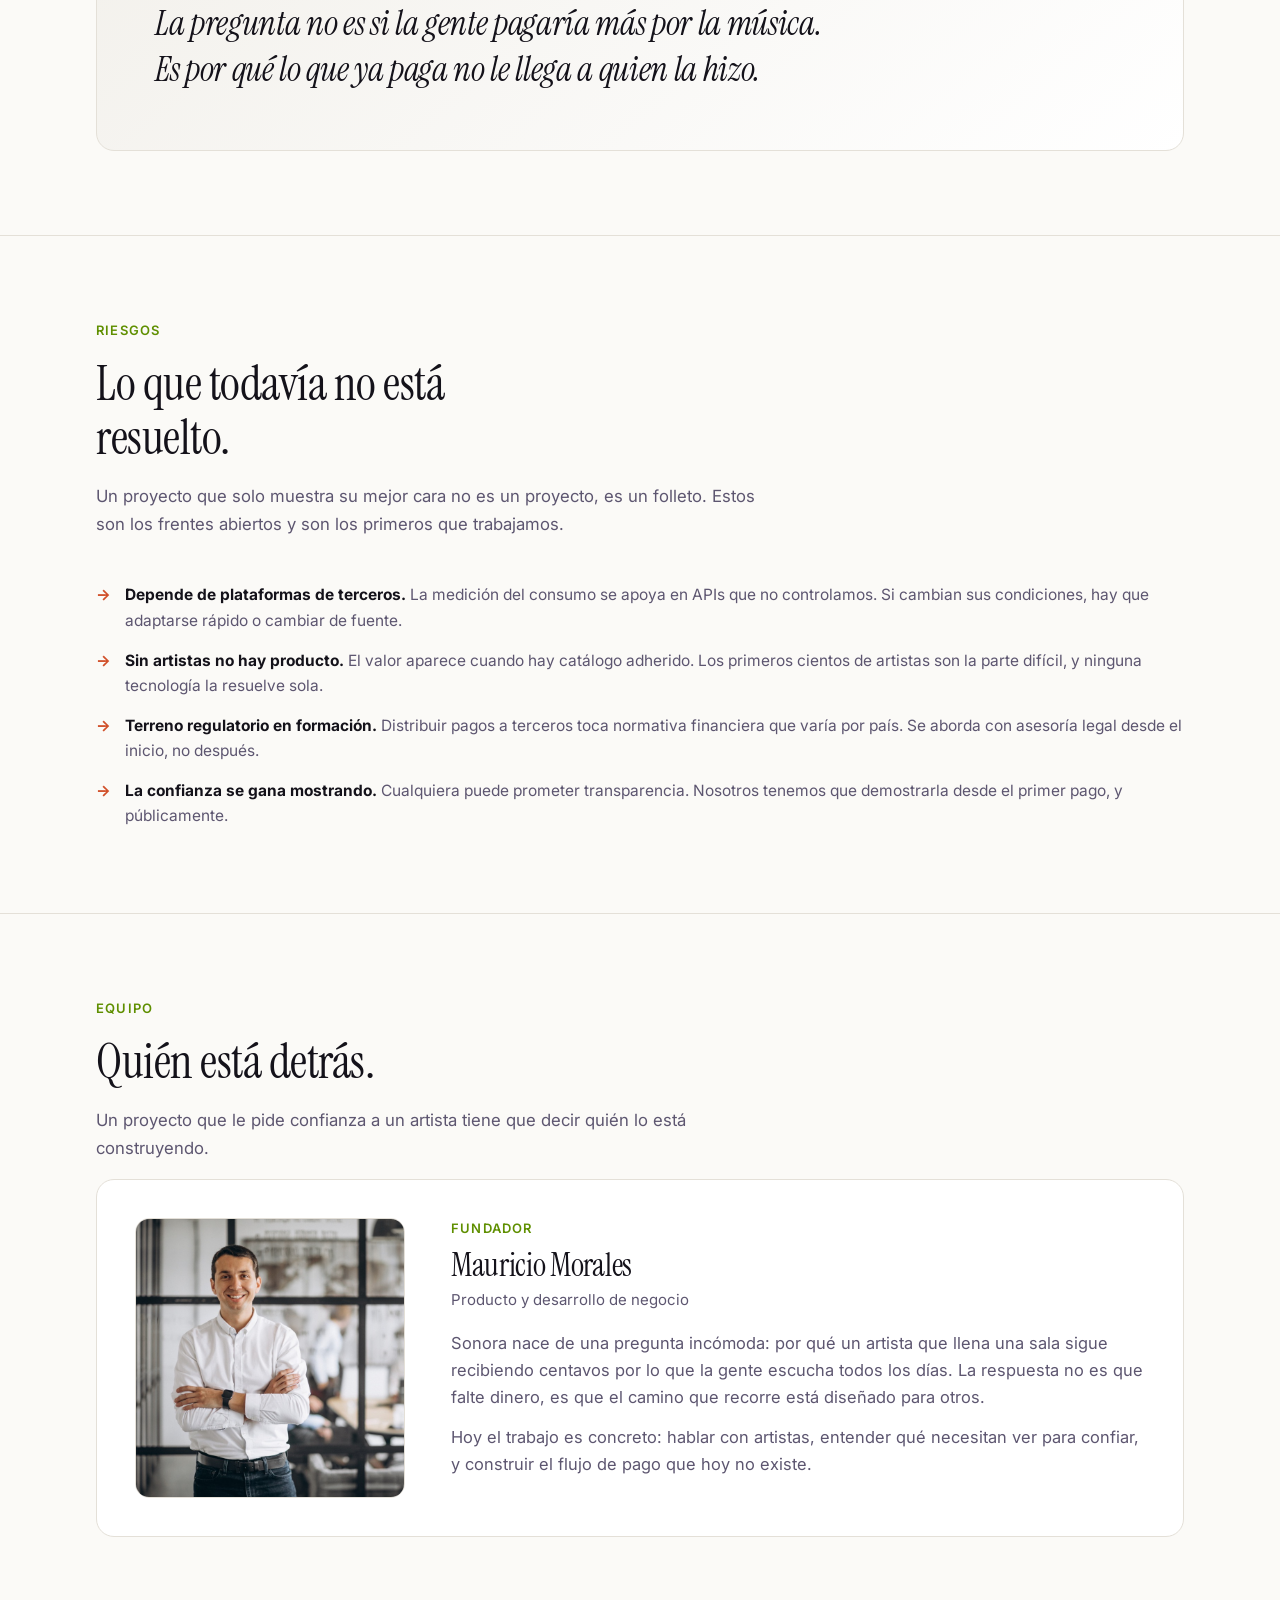
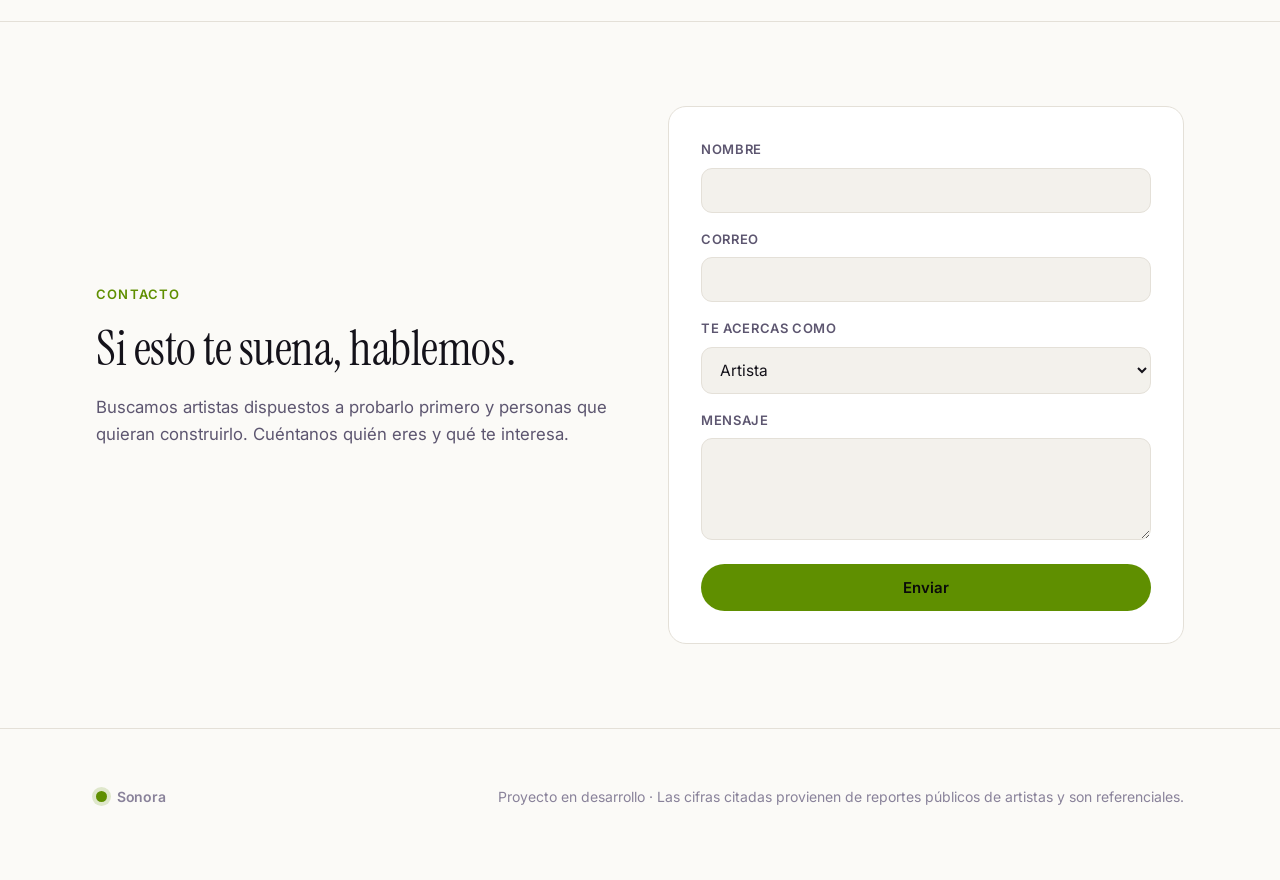
<file: demo/index.html>
<!DOCTYPE html>
<html lang="es">
<head>
<meta charset="utf-8">
<meta name="viewport" content="width=device-width, initial-scale=1">
<meta name="robots" content="noindex, nofollow">
<title>Sonora · demo</title>
<meta name="description" content="La plataforma donde escuchar música le paga al artista, reproducción por reproducción.">
<link rel="preconnect" href="https://fonts.googleapis.com">
<link rel="preconnect" href="https://fonts.gstatic.com" crossorigin>
<link href="https://fonts.googleapis.com/css2?family=Instrument+Serif:ital@0;1&family=Inter:wght@400;500;600;700&display=swap" rel="stylesheet">
<style>
:root{
  --bg:#08070b; --bg-2:#0f0d15; --surface:#141220; --line:#241f33;
  --text:#f4f1fa; --muted:#a49bb8; --dim:#6f6684;
  --accent:#c4f24a; --accent-2:#8b5cf6; --warm:#ff8a5b;
  --ok:#5fd68a; --warn:#ff8a5b;
  --radius:18px; --max:1120px;
}
@media (prefers-color-scheme: light){
  :root:not([data-theme="dark"]){
    --bg:#fbfaf7; --bg-2:#f3f1ec; --surface:#ffffff; --line:#e4e0d8;
    --text:#14121a; --muted:#5d5670; --dim:#89829a;
    --accent:#5f8f00; --accent-2:#6d3ff0; --warm:#d1502a;
    --ok:#18794e; --warn:#b4451a;
  }
}
:root[data-theme="dark"]{
  --bg:#08070b; --bg-2:#0f0d15; --surface:#141220; --line:#241f33;
  --text:#f4f1fa; --muted:#a49bb8; --dim:#6f6684;
  --accent:#c4f24a; --accent-2:#8b5cf6; --warm:#ff8a5b;
  --ok:#5fd68a; --warn:#ff8a5b;
}
*{box-sizing:border-box}
html{scroll-behavior:smooth}
body{
  margin:0; background:var(--bg); color:var(--text);
  font-family:Inter,system-ui,-apple-system,sans-serif;
  font-size:17px; line-height:1.65; -webkit-font-smoothing:antialiased;
}
.wrap{max-width:var(--max); margin:0 auto; padding:0 16px}
h1,h2,h3{line-height:1.12; letter-spacing:-.02em; margin:0}
.serif{font-family:"Instrument Serif",Georgia,serif; font-weight:400; letter-spacing:-.01em}
em.serif{font-style:italic}
a{color:inherit}

/* nav */
nav{position:sticky; top:0; z-index:50; backdrop-filter:blur(14px);
  background:color-mix(in srgb, var(--bg) 82%, transparent);
  border-bottom:1px solid var(--line)}
nav .wrap{display:flex; align-items:center; justify-content:space-between; height:62px; gap:16px}
.brand{display:flex; align-items:center; gap:10px; font-weight:600; letter-spacing:-.02em}
.dot{width:11px; height:11px; border-radius:50%; background:var(--accent);
  box-shadow:0 0 0 4px color-mix(in srgb,var(--accent) 18%, transparent)}
.navlinks{display:flex; gap:26px; font-size:14.5px; color:var(--muted)}
.navlinks a{text-decoration:none}
.navlinks a:hover{color:var(--text)}
@media(max-width:820px){.navlinks{display:none}}

/* hero */
header{position:relative; overflow:hidden; padding:92px 0 76px}
header::before{content:""; position:absolute; inset:-30% -10% auto -10%; height:620px;
  background:radial-gradient(60% 60% at 30% 0%, color-mix(in srgb,var(--accent-2) 26%, transparent), transparent 70%),
             radial-gradient(48% 48% at 78% 12%, color-mix(in srgb,var(--accent) 18%, transparent), transparent 70%);
  filter:blur(18px); pointer-events:none}
header .wrap{position:relative}
.eyebrow{display:inline-flex; align-items:center; gap:9px; font-size:13px; letter-spacing:.04em;
  text-transform:uppercase; color:var(--muted); border:1px solid var(--line);
  padding:7px 14px; border-radius:100px; background:var(--surface)}
h1{font-size:clamp(2.6rem,7vw,5.1rem); margin:26px 0 0; max-width:16ch}
h1 span{color:var(--accent)}
.lede{font-size:clamp(1.05rem,2.2vw,1.3rem); color:var(--muted); max-width:56ch; margin:24px 0 0}
.cta{display:flex; flex-wrap:wrap; gap:12px; margin-top:34px}
.btn{display:inline-block; padding:13px 24px; border-radius:100px; font-weight:600;
  font-size:15px; text-decoration:none; border:1px solid transparent; transition:.18s}
.btn-1{background:var(--accent); color:#0a0a0a}
.btn-1:hover{transform:translateY(-2px)}
.btn-2{border-color:var(--line); color:var(--text); background:var(--surface)}
.btn-2:hover{border-color:var(--muted)}

/* stat strip */
.strip{display:grid; grid-template-columns:repeat(3,1fr); gap:1px; background:var(--line);
  border:1px solid var(--line); border-radius:var(--radius); overflow:hidden; margin-top:60px}
.strip div{background:var(--bg-2); padding:26px 22px}
.strip b{display:block; font-family:"Instrument Serif",serif; font-size:2.3rem; line-height:1;
  color:var(--accent); font-weight:400}
.strip small{display:block; color:var(--muted); font-size:14px; margin-top:9px}
@media(max-width:720px){.strip{grid-template-columns:1fr}}

/* sections */
section{padding:84px 0; border-top:1px solid var(--line)}
.tag{font-size:13px; letter-spacing:.09em; text-transform:uppercase; color:var(--accent);
  font-weight:600; margin-bottom:16px}
h2{font-size:clamp(1.9rem,4.2vw,3rem); max-width:20ch}
.sub{color:var(--muted); max-width:62ch; margin-top:18px; font-size:1.05rem}

.split{display:grid; grid-template-columns:1fr 1fr; gap:56px; align-items:start}
@media(max-width:900px){.split{grid-template-columns:1fr; gap:36px}}

.cards{display:grid; grid-template-columns:repeat(3,1fr); gap:18px; margin-top:48px}
@media(max-width:900px){.cards{grid-template-columns:1fr}}
.card{background:var(--surface); border:1px solid var(--line); border-radius:var(--radius);
  padding:28px; transition:.18s}
.card:hover{border-color:color-mix(in srgb,var(--accent) 45%, var(--line)); transform:translateY(-3px)}
.card h3{font-size:1.18rem; margin-bottom:10px}
.card p{color:var(--muted); font-size:15.5px; margin:0}
.num{font-family:"Instrument Serif",serif; font-size:1.6rem; color:var(--accent-2);
  display:block; margin-bottom:14px}

/* flow */
.flow{counter-reset:s; margin-top:52px; display:grid; gap:2px;
  border:1px solid var(--line); border-radius:var(--radius); overflow:hidden; background:var(--line)}
.step{background:var(--bg-2); padding:30px; display:grid;
  grid-template-columns:64px 1fr; gap:22px; align-items:start}
.step i{font-style:normal; font-family:"Instrument Serif",serif; font-size:2.1rem;
  color:var(--accent); line-height:1}
.step h3{font-size:1.15rem; margin-bottom:8px}
.step p{margin:0; color:var(--muted); font-size:15.5px}
@media(max-width:620px){.step{grid-template-columns:1fr; gap:10px; padding:24px}}

/* compare */
table{width:100%; border-collapse:collapse; margin-top:44px; font-size:15.5px}
th,td{text-align:left; padding:16px 14px; border-bottom:1px solid var(--line)}
th{color:var(--dim); font-weight:600; font-size:13px; letter-spacing:.06em; text-transform:uppercase}
td:first-child{color:var(--muted)}
td b{color:var(--accent)}
@media(max-width:620px){th,td{padding:12px 8px; font-size:14px}}

/* revenue */
.rev{display:grid; grid-template-columns:repeat(2,1fr); gap:18px; margin-top:48px}
@media(max-width:820px){.rev{grid-template-columns:1fr}}
.rev div{border-left:2px solid var(--accent); padding:4px 0 4px 22px}
.rev h3{font-size:1.1rem; margin-bottom:8px}
.rev p{margin:0; color:var(--muted); font-size:15.5px}

/* quote */
.quote{border:1px solid var(--line); background:linear-gradient(140deg,var(--bg-2),var(--surface));
  border-radius:var(--radius); padding:clamp(30px,5vw,58px); margin-top:20px}
.quote p{font-family:"Instrument Serif",serif; font-size:clamp(1.4rem,3.3vw,2.1rem);
  line-height:1.35; margin:0; letter-spacing:-.01em}

/* risks */
.risks{margin-top:44px; display:grid; gap:14px}
.risk{display:grid; grid-template-columns:auto 1fr; gap:14px; align-items:baseline;
  color:var(--muted); font-size:15.5px}
.risk span{color:var(--warm); font-weight:700}

/* form */
form{background:var(--surface); border:1px solid var(--line); border-radius:var(--radius);
  padding:clamp(22px,3.5vw,32px)}
.field{margin-bottom:16px}
.field label{display:block; font-size:13px; letter-spacing:.05em; text-transform:uppercase;
  color:var(--muted); font-weight:600; margin-bottom:7px}
.field input,.field select,.field textarea{
  width:100%; padding:12px 14px; border-radius:11px; border:1px solid var(--line);
  background:var(--bg-2); color:var(--text); font-family:inherit; font-size:15.5px;
  transition:border-color .16s}
.field textarea{resize:vertical; min-height:96px}
.field input:focus,.field select:focus,.field textarea:focus{
  outline:none; border-color:var(--accent)}
.aviso{margin:18px 0 0; padding:14px 16px; border-radius:11px; font-size:14.5px;
  display:flex; gap:11px; align-items:flex-start;
  color:var(--text); background:color-mix(in srgb,var(--accent) 12%, transparent);
  border:1px solid color-mix(in srgb,var(--accent) 38%, transparent)}
.aviso b{display:block; margin-bottom:3px}
.aviso .ico{flex:none; width:20px; height:20px; margin-top:1px}
.aviso.ok{background:color-mix(in srgb,var(--ok) 13%, transparent);
  border-color:color-mix(in srgb,var(--ok) 42%, transparent)}
.aviso.ok .ico{color:var(--ok)}
.aviso.err{background:color-mix(in srgb,var(--warn) 13%, transparent);
  border-color:color-mix(in srgb,var(--warn) 42%, transparent)}
.aviso.err .ico{color:var(--warn)}
form[data-enviando] button[type=submit]{opacity:.6; pointer-events:none}
.field input[aria-invalid=true],.field textarea[aria-invalid=true]{border-color:var(--warn)}

/* equipo */
.equipo{display:grid; grid-template-columns:minmax(0,270px) 1fr; gap:clamp(24px,4vw,46px);
  align-items:stretch; background:var(--surface); border:1px solid var(--line);
  border-radius:var(--radius); padding:clamp(22px,3.5vw,38px)}
.equipo .foto{margin:0; position:relative; min-height:280px}
.equipo .foto img{position:absolute; inset:0; display:block; width:100%; height:100%;
  object-fit:cover; object-position:36% 26%; border-radius:14px; border:1px solid var(--line)}
.equipo .quien{font-size:13px; letter-spacing:.09em; text-transform:uppercase;
  color:var(--accent); font-weight:600; margin:0 0 8px}
.equipo h3{margin:0 0 4px; font-size:clamp(1.5rem,3vw,2rem); font-weight:500}
.equipo .rol{margin:0 0 18px; color:var(--muted); font-size:15px}
.equipo p.bio{margin:0 0 14px; color:var(--muted); font-size:16.5px; line-height:1.62}
.equipo p.bio:last-child{margin-bottom:0}
@media (max-width:760px){
  .equipo{grid-template-columns:1fr}
  .equipo .foto{min-height:0}
  .equipo .foto img{position:static; aspect-ratio:3/2}
}

footer{border-top:1px solid var(--line); padding:56px 0 72px; color:var(--dim); font-size:14px}
footer .wrap{display:flex; justify-content:space-between; gap:20px; flex-wrap:wrap}
</style>
</head>
<body>

<nav><div class="wrap">
  <div class="brand"><span class="dot"></span> Sonora</div>
  <div class="navlinks">
    <a href="#problema">El problema</a>
    <a href="#como">Cómo funciona</a>
    <a href="#negocio">Modelo</a>
    <a href="#riesgos">Riesgos</a>
    <a href="#equipo">Equipo</a>
  </div>
  <a class="btn btn-1" href="#contacto" style="padding:9px 18px;font-size:14px">Hablemos</a>
</div></nav>

<header><div class="wrap">
  <span class="eyebrow"><span class="dot" style="width:7px;height:7px;box-shadow:none"></span> Streaming musical · Pagos directos</span>
  <h1 class="serif">Escuchar una canción debería <span>pagarle</span> a quien la hizo.</h1>
  <p class="lede">Hoy no lo hace. Sonora convierte cada reproducción en un pago real al artista, en el momento en que ocurre, sin trimestres de espera ni intermediarios que se queden con el resto.</p>
  <div class="cta">
    <a class="btn btn-1" href="#como">Ver cómo funciona</a>
    <a class="btn btn-2" href="#negocio">El modelo de negocio</a>
  </div>

  <div class="strip">
    <div><b>~0,003 USD</b><small>Lo que recibe un artista por reproducción en las plataformas actuales, según lo que ellos mismos publican.</small></div>
    <div><b>1.000.000</b><small>Reproducciones que necesita para ganar el equivalente a un sueldo mensual promedio.</small></div>
    <div><b>1 a 3 meses</b><small>Lo que tarda ese dinero en llegarle, después de pasar por sello y distribuidora.</small></div>
  </div>
</div></header>

<section id="problema"><div class="wrap">
  <div class="split">
    <div>
      <div class="tag">El problema</div>
      <h2 class="serif">La plata existe. Llega tarde, llega poco y llega diluida.</h2>
    </div>
    <div>
      <p class="sub" style="margin-top:0">El streaming no es pobre: mueve miles de millones al año. El problema es el recorrido. Lo que paga un oyente entra a un pozo común, se reparte por porcentaje de reproducciones totales, pasa por la distribuidora, por el sello, y meses después llega al artista convertido en una fracción.</p>
      <p class="sub">En el camino se pierden dos cosas más importantes que el dinero: <strong style="color:var(--text)">la relación y la información</strong>. El artista no sabe quién lo escucha. El oyente no tiene forma de apoyar a alguien en particular. Los dos están a un clic de distancia y no se pueden ver.</p>
    </div>
  </div>

  <div class="cards">
    <div class="card"><span class="num">01</span><h3>El pozo común</h3><p>Tu suscripción no va a quien escuchas. Va a un fondo que se reparte según reproducciones globales, así que financias a los artistas más grandes aunque nunca los hayas oído.</p></div>
    <div class="card"><span class="num">02</span><h3>La demora</h3><p>Entre que alguien te escucha y recibes el dinero pasan meses. Para un músico independiente, ese desfase es la diferencia entre grabar y no grabar.</p></div>
    <div class="card"><span class="num">03</span><h3>La opacidad</h3><p>El artista recibe un total y confía. No puede auditar de dónde salió, ni verificar el cálculo, ni reclamar sobre algo que no puede ver.</p></div>
  </div>
</div></section>

<section id="como"><div class="wrap">
  <div class="tag">Cómo funciona</div>
  <h2 class="serif">Lo que escuchas se convierte en un pago. Al instante.</h2>
  <p class="sub">Sonora no reemplaza tu forma de escuchar música: la mide y la convierte en ingresos para el artista. Cuatro pasos, sin fricción para el oyente.</p>

  <div class="flow">
    <div class="step"><i>1</i><div><h3>Escuchas como siempre</h3><p>Conectas tu cuenta de streaming y sigues usándola igual. Sonora lee tu consumo real: qué artistas, cuántas veces, cuánto tiempo. No cambias de app ni de hábito.</p></div></div>
    <div class="step"><i>2</i><div><h3>Tu consumo se vuelve un registro verificable</h3><p>Cada mes se calcula exactamente qué porcentaje de tu tiempo de escucha fue de cada artista. No es una estimación ni un promedio de mercado: es tu escucha.</p></div></div>
    <div class="step"><i>3</i><div><h3>El pago se reparte solo</h3><p>Tu aporte mensual se distribuye entre los artistas que efectivamente escuchaste, en la proporción exacta en que los escuchaste. Sin pozo común y sin nadie decidiendo el reparto.</p></div></div>
    <div class="step"><i>4</i><div><h3>El artista cobra cuando quiere</h3><p>El dinero llega a su cuenta en el momento, no al trimestre. Puede retirarlo, guardarlo o reinvertirlo. Nadie puede retenérselo ni congelarlo.</p></div></div>
  </div>
</div></section>

<section><div class="wrap">
  <div class="tag">La diferencia</div>
  <h2 class="serif">Mismo oyente, mismo mes, destino distinto.</h2>
  <table>
    <tr><th>&nbsp;</th><th>Plataformas actuales</th><th>Sonora</th></tr>
    <tr><td>¿A quién le llega tu plata?</td><td>A un pozo repartido por popularidad global</td><td><b>A los artistas que tú escuchaste</b></td></tr>
    <tr><td>¿Cuándo le llega?</td><td>Uno a tres meses después</td><td><b>En el momento</b></td></tr>
    <tr><td>¿Cuántos intermediarios?</td><td>Plataforma, distribuidora, sello</td><td><b>Ninguno en el pago</b></td></tr>
    <tr><td>¿Puede auditarse?</td><td>No: recibes un total y confías</td><td><b>Sí: cada pago es público y verificable</b></td></tr>
    <tr><td>¿El artista conoce a su público?</td><td>Solo estadísticas agregadas</td><td><b>Sabe quién lo sostiene</b></td></tr>
  </table>
</div></section>

<section><div class="wrap">
  <div class="split">
    <div>
      <div class="tag">Para artistas</div>
      <h2 class="serif" style="font-size:clamp(1.6rem,3.4vw,2.3rem)">Cien oyentes reales valen más que cien mil anónimos.</h2>
      <p class="sub">Un músico independiente con mil seguidores fieles hoy gana casi nada. En Sonora, esos mil son un ingreso mensual concreto, predecible y que llega completo. No necesitas volverte masivo: necesitas que quienes ya te escuchan puedan pagarte.</p>
    </div>
    <div>
      <div class="tag">Para oyentes</div>
      <h2 class="serif" style="font-size:clamp(1.6rem,3.4vw,2.3rem)">Saber exactamente a quién estás financiando.</h2>
      <p class="sub">Pagas lo mismo que hoy, pero tu plata deja de diluirse. Al final del mes ves el detalle: a qué artistas les llegó, cuánto, y qué parte de eso fue tuya. Apoyar deja de ser un gesto abstracto y pasa a ser una cifra.</p>
    </div>
  </div>
</div></section>

<section id="negocio"><div class="wrap">
  <div class="tag">Modelo de negocio</div>
  <h2 class="serif">Cómo se sostiene Sonora.</h2>
  <p class="sub">Cuatro fuentes, todas alineadas con que al artista le vaya bien. Si el artista no cobra, Sonora no cobra.</p>

  <div class="rev">
    <div><h3>Comisión por pago</h3><p>Entre 1% y 3% de cada pago distribuido. El equivalente a lo que cobra una pasarela de pagos, aplicado a la música. Es la fuente principal y escala con el volumen real, no con la publicidad.</p></div>
    <div><h3>Suscripción para oyentes</h3><p>Un plan pago con funciones que no afectan el reparto: apoyo reforzado a un artista, acceso anticipado, contenido y eventos exclusivos para quienes lo sostienen.</p></div>
    <div><h3>Herramientas para artistas</h3><p>Analítica real de quién los escucha, campañas hacia su propio público, y liquidaciones automáticas. Plan profesional para artistas con equipo o sello propio.</p></div>
    <div><h3>Ecosistema</h3><p>Integraciones con sellos, salas y festivales que quieran vender directo a un público que ya está identificado y dispuesto a pagar.</p></div>
  </div>
</div></section>

<section><div class="wrap">
  <div class="quote">
    <p class="serif"><em>La pregunta no es si la gente pagaría más por la música.<br>Es por qué lo que ya paga no le llega a quien la hizo.</em></p>
  </div>
</div></section>

<section id="riesgos"><div class="wrap">
  <div class="tag">Riesgos</div>
  <h2 class="serif">Lo que todavía no está resuelto.</h2>
  <p class="sub">Un proyecto que solo muestra su mejor cara no es un proyecto, es un folleto. Estos son los frentes abiertos y son los primeros que trabajamos.</p>
  <div class="risks">
    <div class="risk"><span>→</span><div><strong style="color:var(--text)">Depende de plataformas de terceros.</strong> La medición del consumo se apoya en APIs que no controlamos. Si cambian sus condiciones, hay que adaptarse rápido o cambiar de fuente.</div></div>
    <div class="risk"><span>→</span><div><strong style="color:var(--text)">Sin artistas no hay producto.</strong> El valor aparece cuando hay catálogo adherido. Los primeros cientos de artistas son la parte difícil, y ninguna tecnología la resuelve sola.</div></div>
    <div class="risk"><span>→</span><div><strong style="color:var(--text)">Terreno regulatorio en formación.</strong> Distribuir pagos a terceros toca normativa financiera que varía por país. Se aborda con asesoría legal desde el inicio, no después.</div></div>
    <div class="risk"><span>→</span><div><strong style="color:var(--text)">La confianza se gana mostrando.</strong> Cualquiera puede prometer transparencia. Nosotros tenemos que demostrarla desde el primer pago, y públicamente.</div></div>
  </div>
</div></section>

<section id="equipo"><div class="wrap">
  <div class="tag">Equipo</div>
  <h2 class="serif">Quién está detrás.</h2>
  <p class="sub">Un proyecto que le pide confianza a un artista tiene que decir quién lo está construyendo.</p>
  <div class="equipo">
    <figure class="foto">
      <img src="mauricio-morales.jpg" alt="Retrato de Mauricio Morales" width="1200" height="800">
    </figure>
    <div>
      <p class="quien">Fundador</p>
      <h3 class="serif">Mauricio Morales</h3>
      <p class="rol">Producto y desarrollo de negocio</p>
      <p class="bio">Sonora nace de una pregunta incómoda: por qué un artista que llena una sala sigue recibiendo centavos por lo que la gente escucha todos los días. La respuesta no es que falte dinero, es que el camino que recorre está diseñado para otros.</p>
      <p class="bio">Hoy el trabajo es concreto: hablar con artistas, entender qué necesitan ver para confiar, y construir el flujo de pago que hoy no existe.</p>
    </div>
  </div>
</div></section>

<section id="contacto"><div class="wrap">
  <div class="split" style="align-items:center">
    <div>
      <div class="tag">Contacto</div>
      <h2 class="serif">Si esto te suena, hablemos.</h2>
      <p class="sub">Buscamos artistas dispuestos a probarlo primero y personas que quieran construirlo. Cuéntanos quién eres y qué te interesa.</p>
    </div>

    <form id="form" novalidate>
      <div class="field">
        <label for="nombre">Nombre</label>
        <input id="nombre" name="nombre" type="text" autocomplete="name" required>
      </div>
      <div class="field">
        <label for="correo">Correo</label>
        <input id="correo" name="correo" type="email" autocomplete="email" required>
      </div>
      <div class="field">
        <label for="rol">Te acercas como</label>
        <select id="rol" name="rol">
          <option>Artista</option>
          <option>Oyente</option>
          <option>Sello o manager</option>
          <option>Quiero construirlo</option>
          <option>Otra cosa</option>
        </select>
      </div>
      <div class="field">
        <label for="mensaje">Mensaje</label>
        <textarea id="mensaje" name="mensaje" rows="4"></textarea>
      </div>
      <button class="btn btn-1" type="submit" style="width:100%;cursor:pointer;font-family:inherit">Enviar</button>
      <p id="aviso" role="status" hidden></p>
    </form>
  </div>
</div></section>

<script>
(function () {
  var ENDPOINT = "demo";

  var form = document.getElementById("form");
  var aviso = document.getElementById("aviso");
  var boton = form.querySelector("button[type=submit]");
  var textoBoton = boton.textContent;

  var ICONO = {
    ok: '<svg class="ico" viewBox="0 0 24 24" fill="none" stroke="currentColor" stroke-width="2.2" stroke-linecap="round" stroke-linejoin="round" aria-hidden="true"><circle cx="12" cy="12" r="9"/><path d="m8.5 12.4 2.4 2.4 4.6-5"/></svg>',
    err: '<svg class="ico" viewBox="0 0 24 24" fill="none" stroke="currentColor" stroke-width="2.2" stroke-linecap="round" stroke-linejoin="round" aria-hidden="true"><circle cx="12" cy="12" r="9"/><path d="M12 7.6v5"/><path d="M12 16.2h.01"/></svg>'
  };

  function mostrar(tipo, titulo, detalle) {
    aviso.hidden = false;
    aviso.className = "aviso" + (tipo ? " " + tipo : "");
    aviso.innerHTML =
      (ICONO[tipo] || "") +
      "<span><b>" + titulo + "</b>" + (detalle || "") + "</span>";
    aviso.scrollIntoView({ behavior: "smooth", block: "nearest" });
  }

  function validar() {
    var campos = [form.nombre, form.correo];
    var primero = null;
    campos.forEach(function (campo) {
      var vacio = !campo.value.trim();
      var malCorreo = campo === form.correo && !vacio && !/^[^\s@]+@[^\s@]+\.[^\s@]+$/.test(campo.value.trim());
      var invalido = vacio || malCorreo;
      campo.setAttribute("aria-invalid", invalido ? "true" : "false");
      if (invalido && !primero) primero = campo;
    });
    if (primero) {
      mostrar("err", "Falta algo por completar.",
        "Necesitamos tu nombre y un correo válido para poder responderte.");
      primero.focus();
      return false;
    }
    return true;
  }

  function enviar(datos) {
    if (!ENDPOINT) return Promise.reject(new Error("sin-canal"));
    if (ENDPOINT === "demo") {
      return new Promise(function (listo) { setTimeout(listo, 900); });
    }
    return fetch(ENDPOINT, {
      method: "POST",
      headers: { "Content-Type": "application/json" },
      body: JSON.stringify(datos)
    }).then(function (r) {
      if (!r.ok) throw new Error("http-" + r.status);
      return r;
    });
  }

  form.addEventListener("submit", function (e) {
    e.preventDefault();
    if (!validar()) return;

    var datos = {
      nombre: form.nombre.value.trim(),
      correo: form.correo.value.trim(),
      rol: form.rol.value,
      mensaje: form.mensaje.value.trim()
    };

    form.setAttribute("data-enviando", "");
    boton.textContent = "Enviando\u2026";
    aviso.hidden = true;

    enviar(datos).then(function () {
      form.reset();
      form.nombre.setAttribute("aria-invalid", "false");
      form.correo.setAttribute("aria-invalid", "false");
      mostrar("ok", "Enviado exitosamente.", "");
    }).catch(function (error) {
      if (error && error.message === "sin-canal") {
        mostrar("", "El canal de contacto todavía no está activo.",
          "Tu mensaje no se envió y no guardamos nada de lo que escribiste. " +
          "Estamos terminando de montarlo: vuelve en unos días y este formulario ya va a llegar a alguien.");
      } else {
        mostrar("err", "No pudimos enviar tu mensaje.",
          "Algo falló en el camino. Intenta de nuevo en un momento.");
      }
    }).then(function () {
      form.removeAttribute("data-enviando");
      boton.textContent = textoBoton;
    });
  });
})();
</script>

<footer><div class="wrap">
  <div><span class="brand"><span class="dot"></span> Sonora</span></div>
  <div>Proyecto en desarrollo · Las cifras citadas provienen de reportes públicos de artistas y son referenciales.</div>
</div></footer>

</body>
</html>
</file>
